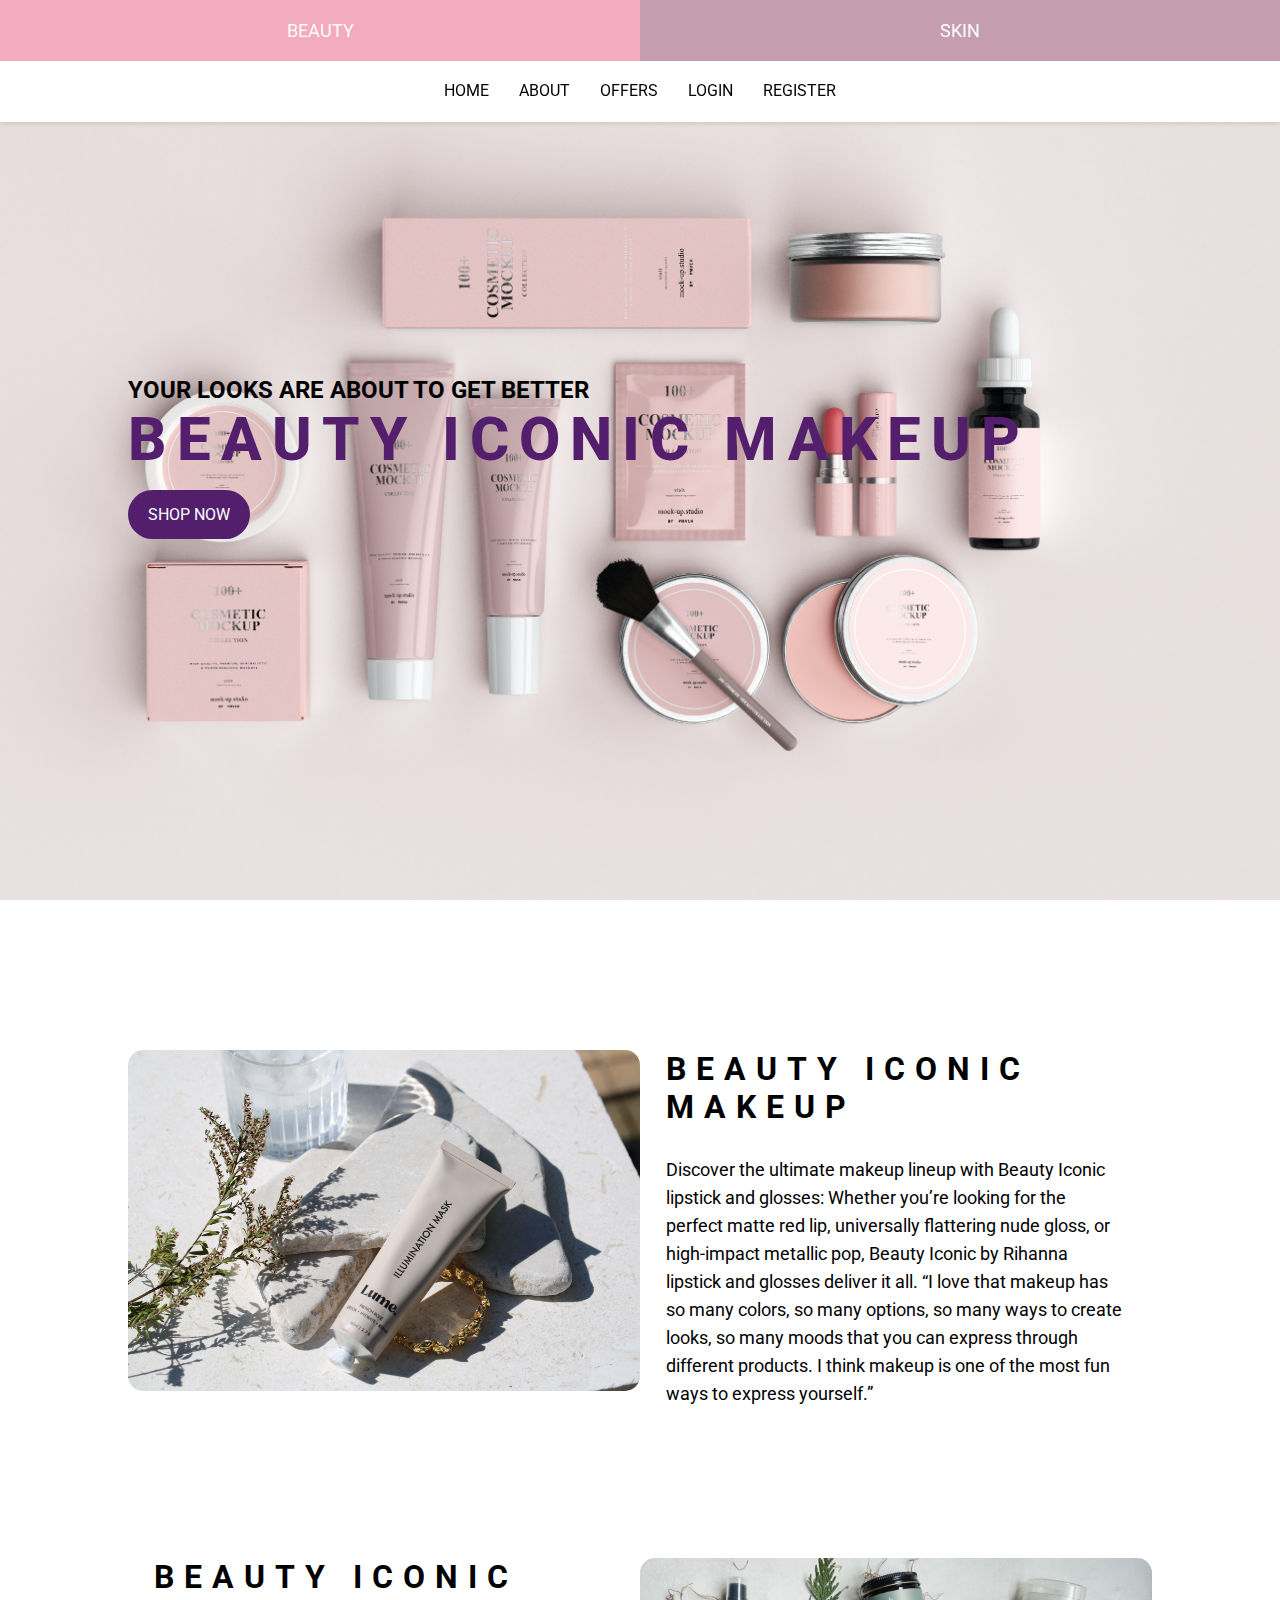
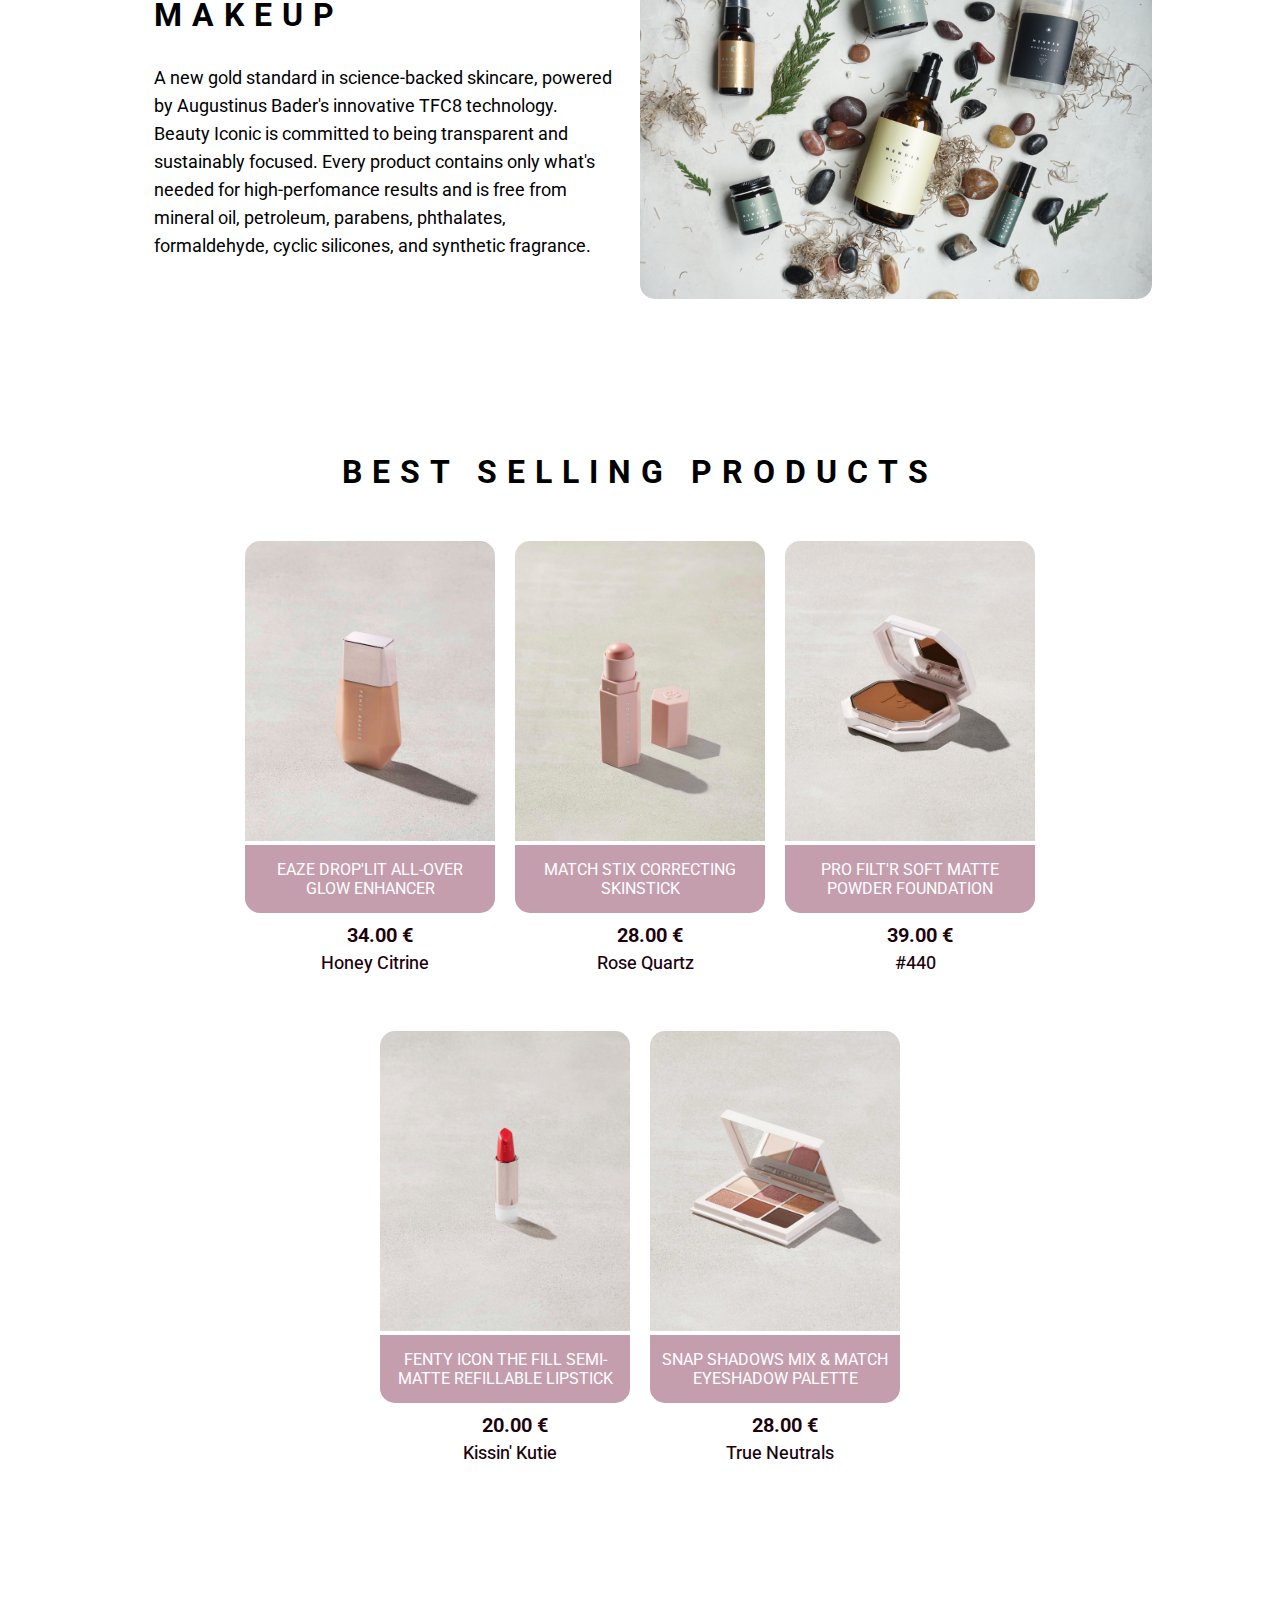
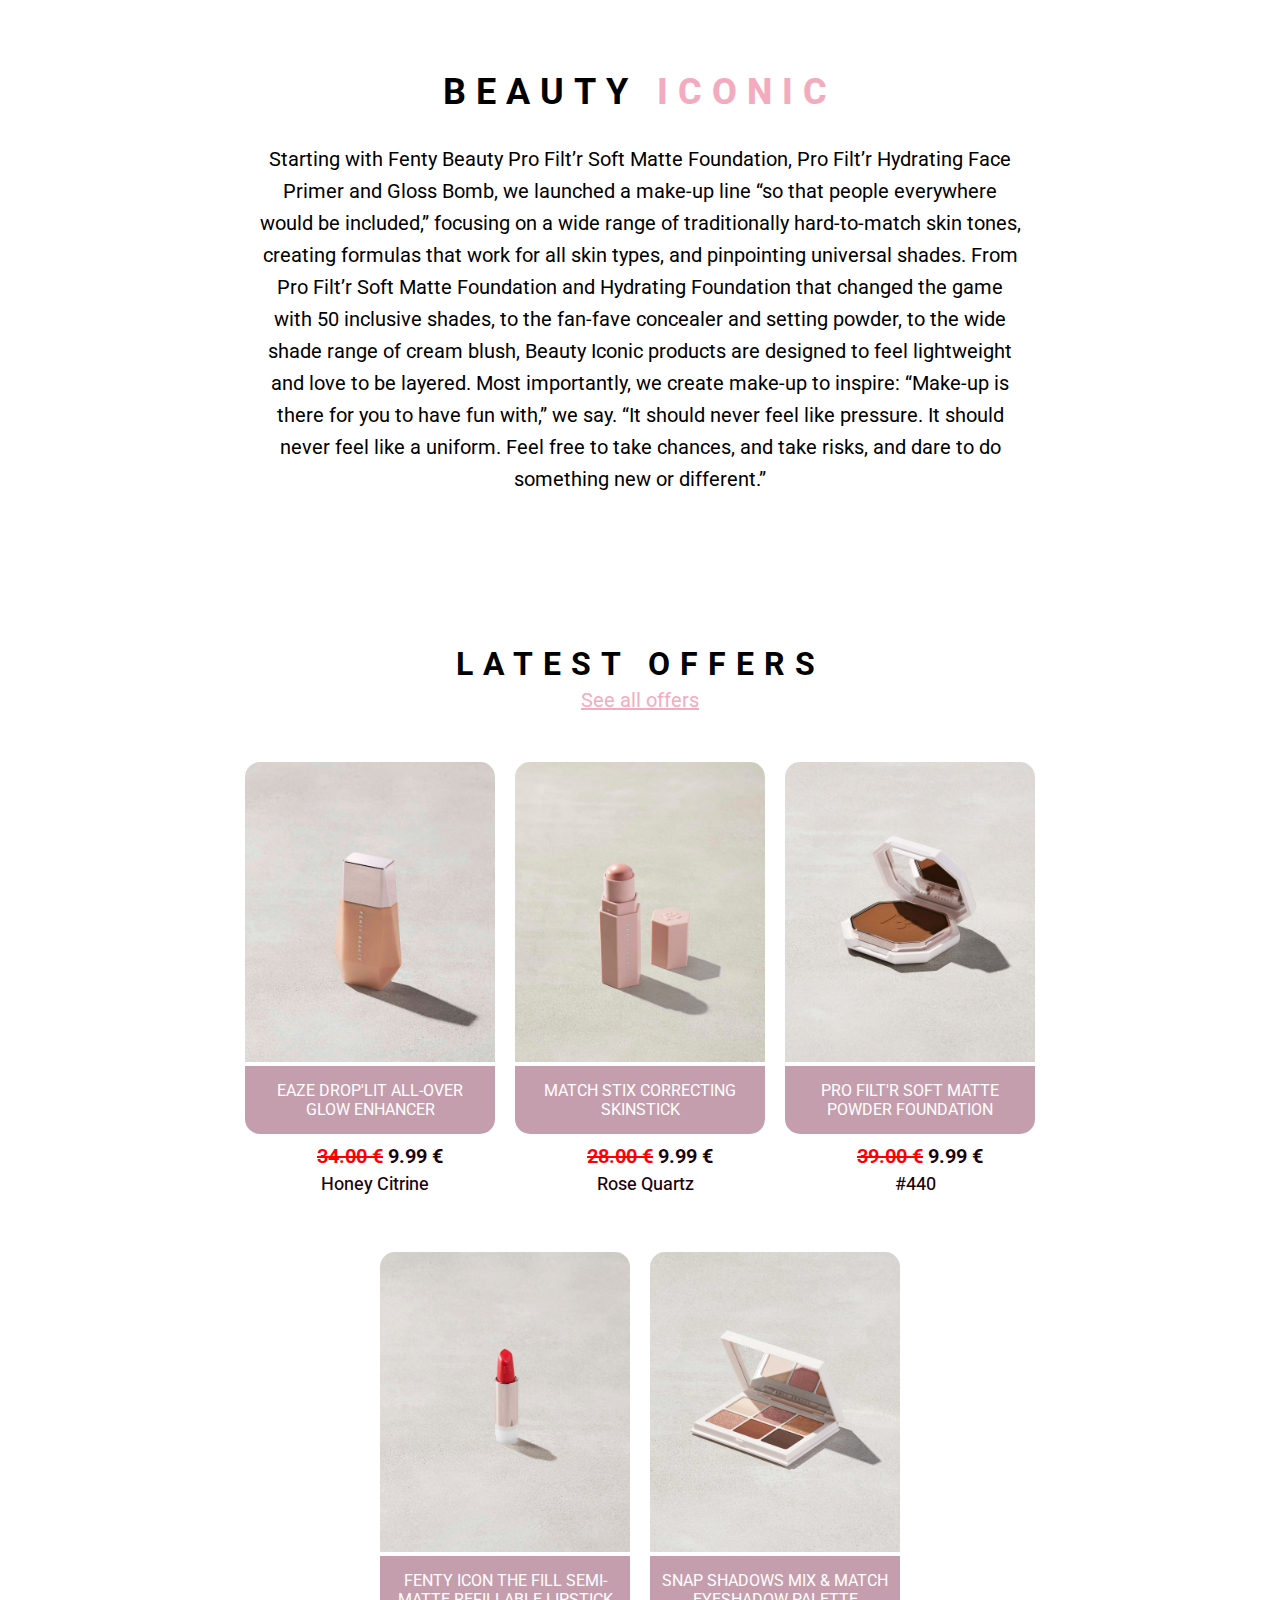
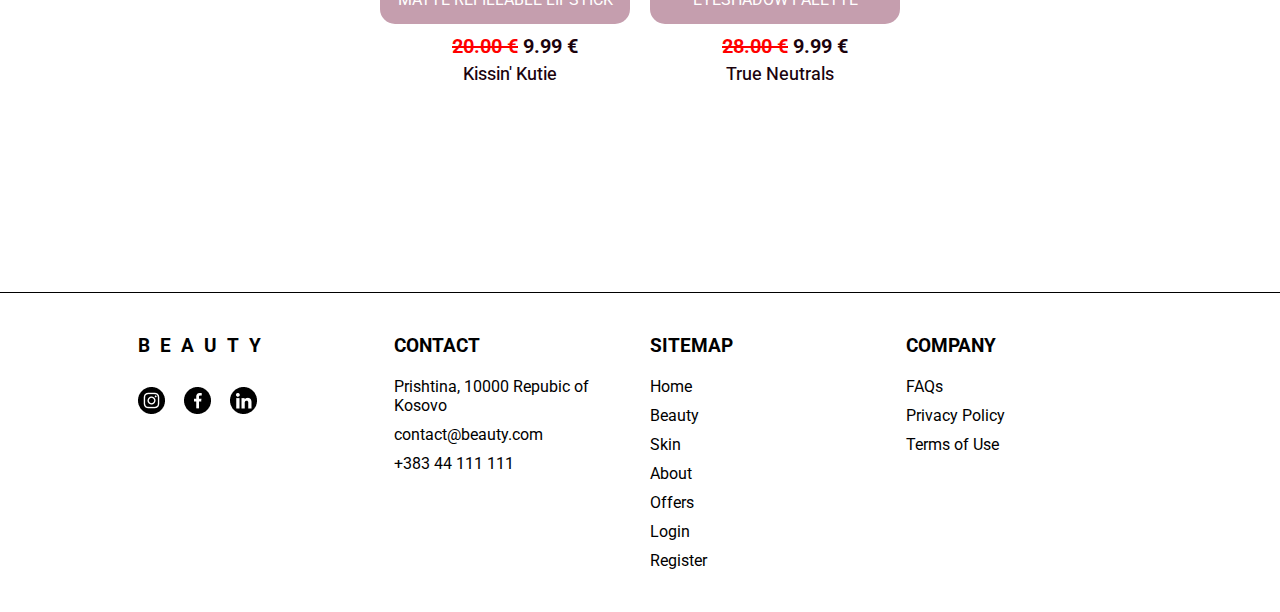
<file: index.html>
<!DOCTYPE html>
<html lang="en">
<head>
    <meta charset="UTF-8">
    <meta http-equiv="X-UA-Compatible" content="IE=edge">
    <meta name="viewport" content="width=device-width, initial-scale=1.0">
    <title>BEAUTY ICONIC</title>
    <link rel="stylesheet" type="text/css" href="css/home.css" />
    <link href="https://fonts.googleapis.com/css2?family=Roboto&display=swap" rel="stylesheet">
    <link rel="icon" type="image/x-icon" href="img/fav-icon.png">
</head>

<body>
    <div class="nav_container">
        <div class="top_links">
            <div class="beauty_link_header">
                <a class="beauty_link" href="beauty.html">Beauty</a>
            </div>
            <div class="skin_link_header">
                <a class="skin_link" href="skin.html">Skin</a>
            </div>
        </div>
        <nav class="navbar flex">
            <ul class="flex">
                <li><a href="index.html" class="navbar_link">Home</a></li>
                <li><a href="about.html" class="navbar_link">About</a></li>
                <li><a href="offers.html" class="navbar_link">Offers</a></li>
                <li><a href="login.html" class="navbar_link">Login</a></li>
                <li><a href="register.html" class="navbar_link">Register</a></li>
            </ul>
        </nav>
    </div>
    <section id="home">
        
        <div class="container">
            <div>
                <h2>YOUR LOOKS ARE ABOUT TO GET BETTER</h2>
                <h1>BEAUTY ICONIC MAKEUP</h1>
                <a class="button" href="offers.html">SHOP NOW</a>
            </div>
        </div>
        
    </section>
    <section class="m_100">
        <div class="container">
            <div class="left_section">
                <img src="img/bg_home.jpg" alt="Neauthy product">
            </div>
            <div class="right_section">
                <div class="right_section_content">
                    <h2 class="right_content_tittle">BEAUTY ICONIC MAKEUP</h2>
                    <p class="paragraph_content">
                        Discover the ultimate makeup lineup with Beauty Iconic lipstick and glosses: 
                        Whether you’re looking for the perfect matte red lip, universally flattering nude 
                        gloss, or high-impact metallic pop, Beauty Iconic by Rihanna lipstick and glosses 
                        deliver it all. “I love that makeup has so many colors, so many options, so many ways 
                        to create looks, so many moods that you can express through different products. 
                        I think makeup is one of the most fun ways to express yourself.” </p>
                </div>
            </div>
        </div>
    </section>
    <section class="m_100">
        <div class="container">
            <div class="left_section">
                <div class="right_section_content">
                    <h2 class="right_content_tittle">BEAUTY ICONIC MAKEUP</h2>
                    <p class="paragraph_content">A new gold standard in science-backed skincare, powered by Augustinus Bader's 
                        innovative TFC8 technology. Beauty Iconic is committed to being transparent
                        and sustainably focused. Every product contains only what's needed for 
                        high-perfomance results and is free from mineral oil, petroleum, parabens,
                        phthalates, formaldehyde, cyclic silicones, and synthetic fragrance.</p>
                </div>
            </div>
            <div class="right_section">
                <img src="img/bg_home1.jpg" alt="Neauthy product">
            </div>
        </div>
    </section>
    <section class="th_section m_100">
        <h1 class="latest_offers">BEST SELLING PRODUCTS</h1>
        <div class="container">
            <div class="items">
                <div class="img"><img src="img/foto1.jpg" alt=""></div>
                <div class="name">EAZE DROP'LIT ALL-OVER GLOW ENHANCER</div>
                <div class="price">34.00 €</div>
                <div class="info">Honey Citrine</div>
            </div>
            <div class="items">
                <div class="img"><img src="img/foto2.jpg" alt=""></div>
                <div class="name">MATCH STIX CORRECTING SKINSTICK</div>
                <div class="price">28.00 €</div>
                <div class="info">Rose Quartz</div>
            </div>
            <div class="items">
                <div class="img"><img src="img/foto3.jpg" alt=""></div>
                <div class="name">PRO FILT'R SOFT MATTE POWDER FOUNDATION</div>
                <div class="price">39.00 €</div>
                <div class="info">#440</div>
            </div>
            <div class="items">
                <div class="img"><img src="img/foto4.jpg" alt=""></div>
                <div class="name">FENTY ICON THE FILL SEMI-MATTE REFILLABLE LIPSTICK</div>
                <div class="price">20.00 €</div>
                <div class="info">Kissin' Kutie</div>
            </div>
            <div class="items">
                <div class="img"><img src="img/foto5.jpg" alt=""></div>
                <div class="name">SNAP SHADOWS MIX & MATCH EYESHADOW PALETTE</div>
                <div class="price">28.00 €</div>
                <div class="info">True Neutrals</div>
            </div>
        </div>
    </section>
    <section class="th_section m_100">
        <div class="company_text_home">
            <h2 class="company_home_tittle">BEAUTY <span class="purple_color">ICONIC</span></h2>
            <p class="company_home_paragraph">
                Starting with Fenty Beauty Pro Filt’r Soft Matte Foundation, 
                Pro Filt’r Hydrating Face Primer and Gloss Bomb, we launched a 
                make-up line “so that people everywhere would be included,” focusing 
                on a wide range of traditionally hard-to-match skin tones, creating 
                formulas that work for all skin types, and pinpointing universal shades.

                From Pro Filt’r Soft Matte Foundation and Hydrating Foundation that changed 
                the game with 50 inclusive shades, to the fan-fave concealer and setting 
                powder, to the wide shade range of cream blush, Beauty Iconic products are 
                designed to feel lightweight and love to be layered. Most importantly, 
                we create make-up to inspire: “Make-up is there for you to have fun 
                with,” we say. “It should never feel like pressure. It should never feel 
                like a uniform. Feel free to take chances, and take risks, and dare to do 
                something new or different.”
            </p>
        </div>
    </section>
    <section class="th_section m_100">
        <h1 class="latest_offers">LATEST OFFERS</h1>
        <a href="offers.html" class="all_latest_offers">See all offers</a>
        <div class="container">
          <div class="items">
            <div class="img"><img src="img/foto1.jpg" alt=""></div>
            <div class="name">EAZE DROP'LIT ALL-OVER GLOW ENHANCER</div>
            <div class="price"><span class="beauty_offer">34.00 €</span> 9.99 €</div>
            <div class="info">Honey Citrine</div>
          </div>
          <div class="items">
            <div class="img"><img src="img/foto2.jpg" alt=""></div>
            <div class="name">MATCH STIX CORRECTING SKINSTICK</div>
            <div class="price"><span class="beauty_offer">28.00 €</span> 9.99 €</div>
            <div class="info">Rose Quartz</div>
          </div>
          <div class="items">
            <div class="img"><img src="img/foto3.jpg" alt=""></div>
            <div class="name">PRO FILT'R SOFT MATTE POWDER FOUNDATION</div>
            <div class="price"><span class="beauty_offer">39.00 €</span> 9.99 €</div>
            <div class="info">#440</div>
          </div>
          <div class="items">
            <div class="img"><img src="img/foto4.jpg" alt=""></div>
            <div class="name">FENTY ICON THE FILL SEMI-MATTE REFILLABLE LIPSTICK</div>
            <div class="price"><span class="beauty_offer">20.00 €</span> 9.99 €</div>
            <div class="info">Kissin' Kutie</div>
          </div>
          <div class="items">
            <div class="img"><img src="img/foto5.jpg" alt=""></div>
            <div class="name">SNAP SHADOWS MIX & MATCH EYESHADOW PALETTE</div>
            <div class="price"><span class="beauty_offer">28.00 €</span> 9.99 €</div>
            <div class="info">True Neutrals</div>
          </div>
        </div>
    </section>
    <footer>
        <div class="container">
            <div class="container_footer">
              <div class="footer_column">
                <h3 class="beauty_logo_footer">BEAUTY</h3>
                <a class="socialmedia_logo" href="https://www.instagram.com/" target="_blank"><img src="img/instagram-logo.png" alt="Instagram"></a>
                <a class="socialmedia_logo" href="https://www.facebook.com/" target="_blank"><img src="img/facebook-logo.png" alt="Facebook"></a>
                <a class="socialmedia_logo" href="https://www.linkedin.com/" target="_blank"><img src="img/linkedin-logo.png" alt="LinkedIn"></a>
              </div>
              <div class="footer_column">
                <h3 class="footer_tittle">Contact</h3>
                <ul>
                    <li class="footer_li"><a class="footer_link" href="https://goo.gl/maps/p7TDYkCzLnkWb2Xb9" target="_blank">Prishtina, 10000 Repubic of Kosovo</a></li>
                    <li class="footer_li"><a class="footer_link" href="mailto:contact@beauty.com" target="_blank">contact@beauty.com</a></li>
                    <li><a class="footer_link" href="" target="_blank">+383 44 111 111</a></li>
                </ul>
              </div>
              <div class="footer_column">
                <h3 class="footer_tittle">Sitemap</h3>
                <ul>
                    <li class="footer_li"><a class="footer_link" href="index.html" target="_blank">Home</a></li>
                    <li class="footer_li"><a class="footer_link" href="beauty.html" target="_blank">Beauty</a></li>
                    <li class="footer_li"><a class="footer_link" href="skin.html" target="_blank">Skin</a></li>
                    <li class="footer_li"><a class="footer_link" href="about.html" target="_blank">About</a></li>
                    <li class="footer_li"><a class="footer_link" href="offers.html" target="_blank">Offers</a></li>
                    <li class="footer_li"><a class="footer_link" href="login.html" target="_blank">Login</a></li>
                    <li><a class="footer_link" href="register.html">Register</a></li>
                </ul>
              </div>
              <div class="footer_column">
                <h3 class="footer_tittle">Company</h3>
                <ul>
                    <li class="footer_li"><a class="footer_link" href="#" target="_blank">FAQs</a></li>
                    <li class="footer_li"><a class="footer_link" href="#" target="_blank">Privacy Policy</a></li>
                    <li><a class="footer_link" href="#" target="_blank">Terms of Use</a></li>
                </ul>
              </div>
            </div>
        </div>
    </footer>
</body>
</html>
</file>
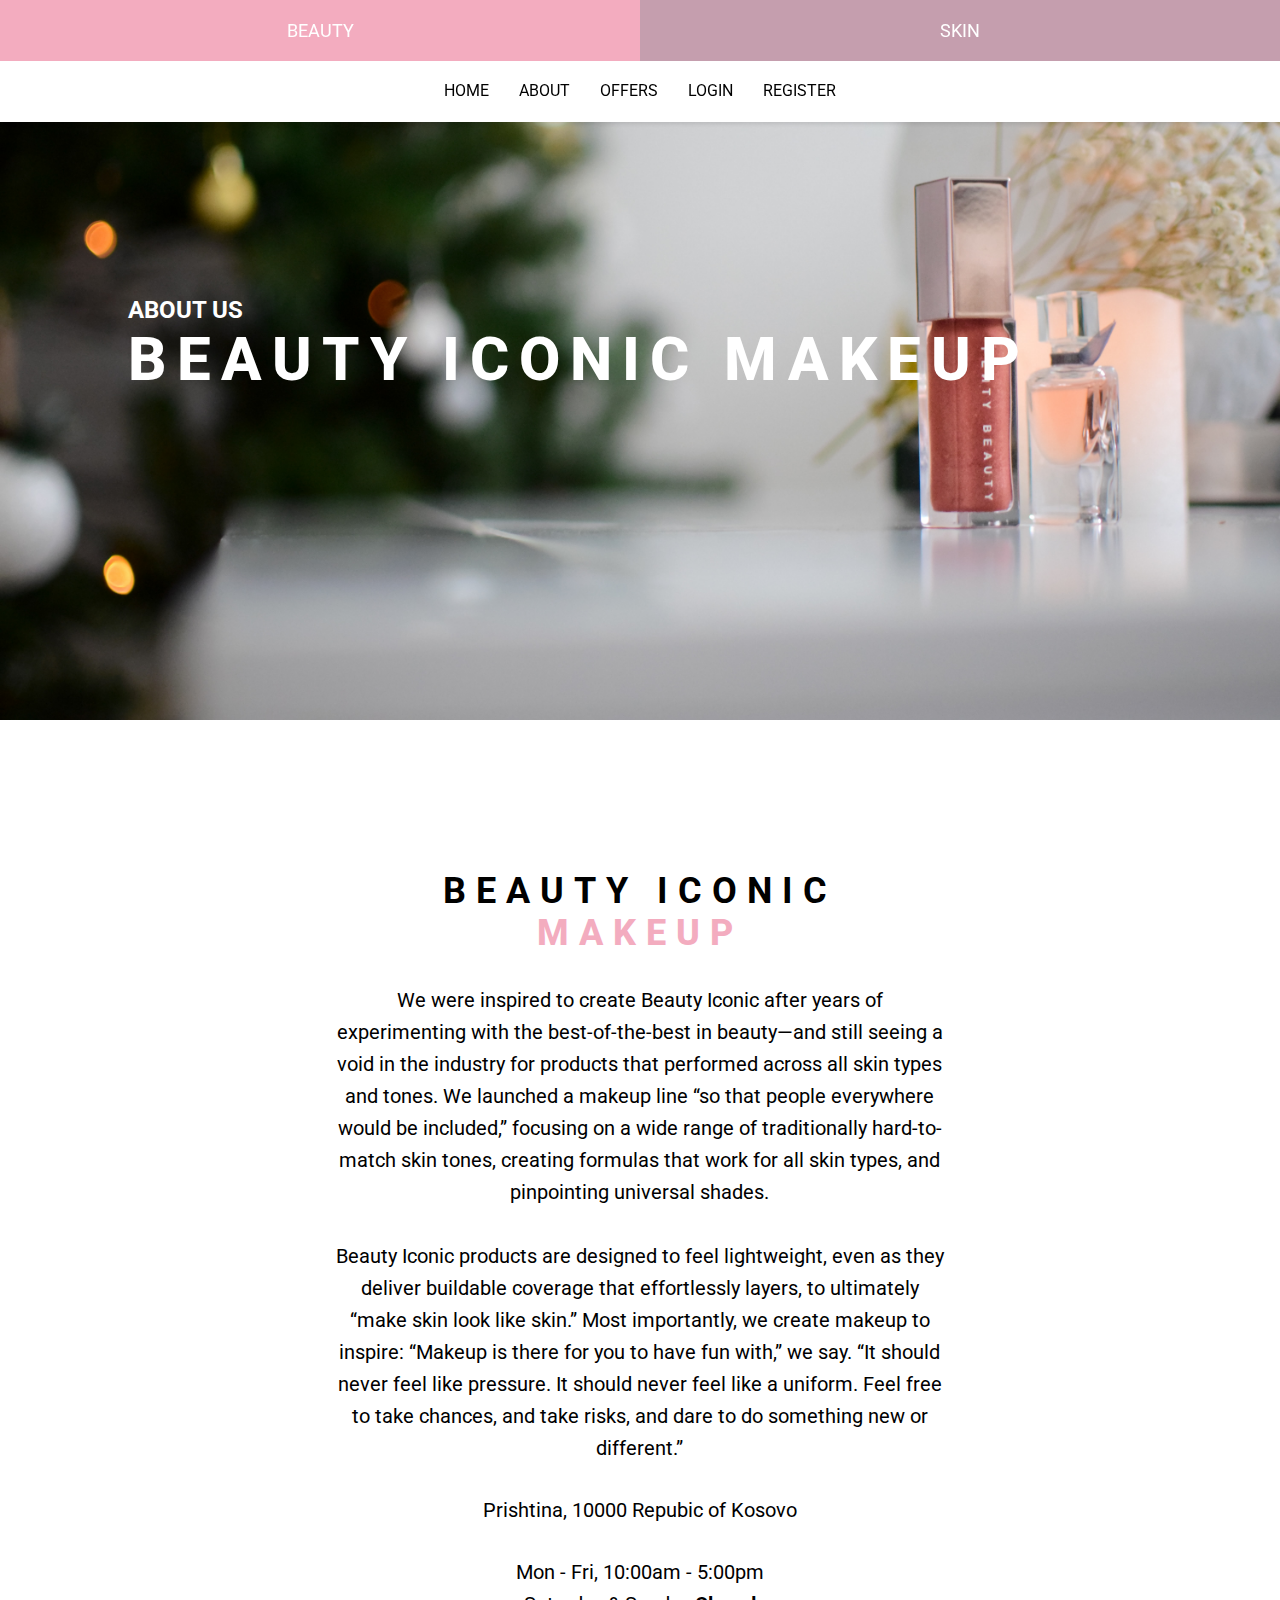
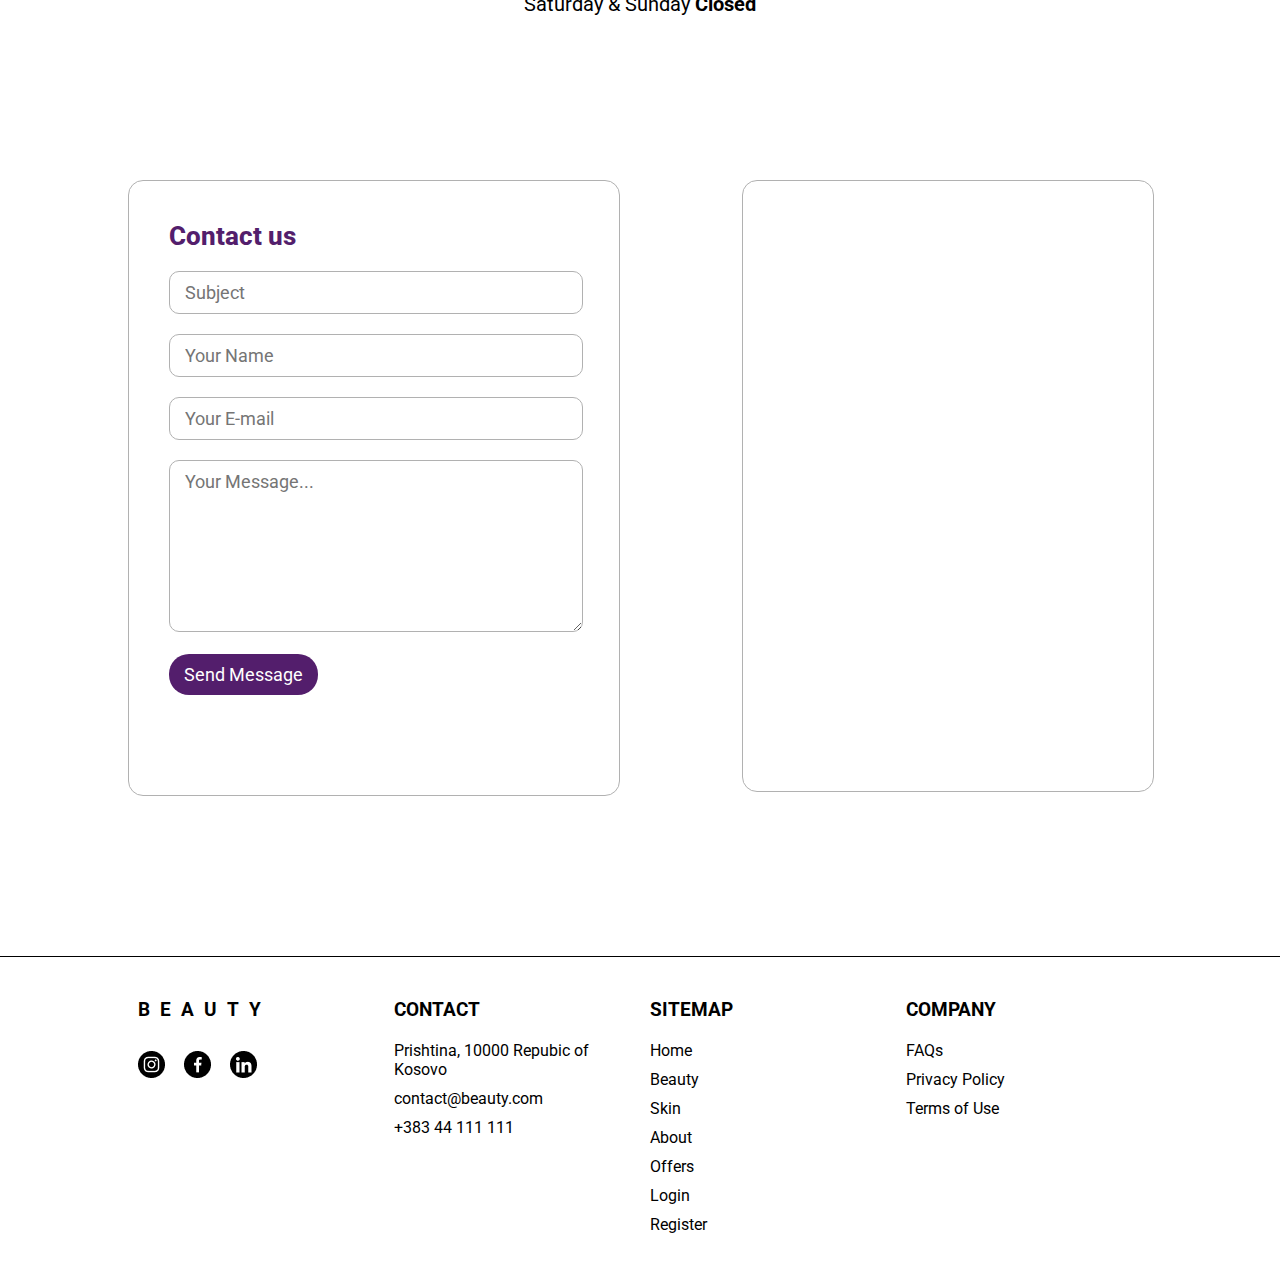
<file: about.html>
<!DOCTYPE html>
<html lang="en">
<head>
    <meta charset="UTF-8">
    <meta http-equiv="X-UA-Compatible" content="IE=edge">
    <meta name="viewport" content="width=device-width, initial-scale=1.0">
    <title>About ~ BEAUTY ICONIC</title>
    <link rel="stylesheet" type="text/css" href="css/home.css" />
    <link rel="stylesheet" type="text/css" href="css/about.css" />
    <link href="https://fonts.googleapis.com/css2?family=Roboto&display=swap" rel="stylesheet">
    <link rel="icon" type="image/x-icon" href="img/fav-icon.png">
</head>
<body>
    <div class="nav_container">
        <div class="top_links">
            <div class="beauty_link_header">
                <a class="beauty_link" href="beauty.html">Beauty</a>
            </div>
            <div class="skin_link_header">
                <a class="skin_link" href="skin.html">Skin</a>
            </div>
        </div>
        <nav id="navbar" class="navbar flex">
            <ul class="flex">
                <li><a href="index.html" class="navbar_link">Home</a></li>
                <li><a href="about.html" class="navbar_link">About</a></li>
                <li><a href="offers.html" class="navbar_link">Offers</a></li>
                <li><a href="login.html" class="navbar_link">Login</a></li>
                <li><a href="register.html" class="navbar_link">Register</a></li>
            </ul>
        </nav>
    </div>
    <section id="home_about">
        <div class="container">
            <div class="left_home_content">
                <h2>ABOUT US</h2>
                <h1>BEAUTY ICONIC MAKEUP</h1>
            </div>
        </div>
    </section>
    <section class="m_100">
        <div class="container">
            <div class="company_history">
                <h2 class="about_tittle">BEAUTY ICONIC <span class="purple_color">MAKEUP</span></h2>
                <p class="about_paragraph">
                    We were inspired to create Beauty Iconic after years of experimenting with the 
                    best-of-the-best in beauty—and still seeing a void in the industry for products that
                    performed across all skin types and tones. We launched a makeup line “so that people 
                    everywhere would be included,” focusing on a wide range of traditionally hard-to-match 
                    skin tones, creating formulas that work for all skin types, and pinpointing universal shades.
                    <br><br>
                    Beauty Iconic products are designed to feel lightweight, even as they deliver buildable 
                    coverage that effortlessly layers, to ultimately “make skin look like skin.” Most importantly, 
                    we create makeup to inspire: “Makeup is there for you to have fun with,” we say. 
                    “It should never feel like pressure. It should never feel like a uniform. Feel free to take 
                    chances, and take risks, and dare to do something new or different.”
                </p>
                <p class="about_paragraph mid_paragraph">
                    Prishtina, 10000 Repubic of Kosovo
                </p>
                <p class="about_paragraph">
                    Mon - Fri, 10:00am - 5:00pm
                    <br>
                    Saturday & Sunday <b>Closed</b>
                </p>
            </div>
        </div>
    </section>
    <section id="contact" class="th_section m_100">
        <div class="container">
            <div class="contact_div">
                <h3>Contact us</h3>
                <form id="form" name="myForm" class="contact_form">
                    <input id="subject" name="subject" type="text" class="input" placeholder="Subject">
                    <input id="contact_name" name="contact_name" type="text" class="input" placeholder="Your Name">
                    <input id="email" name="email" type="email" class="input" placeholder="Your E-mail">
                    <textarea id="message" name="message" type="text" class="input textarea_msg" placeholder="Your Message..."></textarea>
                    <input name="submit" type="submit" class="submit_btn" value="Send Message">
                </form>
            </div>
            <div class="location_div">
                <iframe
                    src="https://www.google.com/maps/embed?pb=!1m14!1m8!1m3!1d11736.825383615183!2d21.1478994!3d42.6569825!3m2!1i1024!2i768!4f13.1!3m3!1m2!1s0x0%3A0x3e37c39c9f671dd5!2sCacttus!5e0!3m2!1sen!2s!4v1674779012850!5m2!1sen!2s"
                    width="100%" height="610px" style="border:1px solid #B1B1B1; border-radius: 15px;"
                    allowfullscreen="" loading="lazy" referrerpolicy="no-referrer-when-downgrade">
                </iframe>
            </div>
        </div>
    </section>
    <footer>
        <div class="container">
            <div class="container_footer">
              <div class="footer_column">
                <h3 class="beauty_logo_footer">BEAUTY</h3>
                <a class="socialmedia_logo" href="https://www.instagram.com/" target="_blank"><img src="img/instagram-logo.png" alt="Instagram"></a>
                <a class="socialmedia_logo" href="https://www.facebook.com/" target="_blank"><img src="img/facebook-logo.png" alt="Facebook"></a>
                <a class="socialmedia_logo" href="https://www.linkedin.com/" target="_blank"><img src="img/linkedin-logo.png" alt="LinkedIn"></a>
              </div>
              <div class="footer_column">
                <h3 class="footer_tittle">Contact</h3>
                <ul>
                    <li class="footer_li"><a class="footer_link" href="https://goo.gl/maps/p7TDYkCzLnkWb2Xb9" target="_blank">Prishtina, 10000 Repubic of Kosovo</a></li>
                    <li class="footer_li"><a class="footer_link" href="mailto:contact@beauty.com" target="_blank">contact@beauty.com</a></li>
                    <li><a class="footer_link" href="tel:+383 44 111 111" target="_blank">+383 44 111 111</a></li>
                </ul>
              </div>
              <div class="footer_column">
                <h3 class="footer_tittle">Sitemap</h3>
                <ul>
                    <li class="footer_li"><a class="footer_link" href="index.html" target="_blank">Home</a></li>
                    <li class="footer_li"><a class="footer_link" href="beauty.html" target="_blank">Beauty</a></li>
                    <li class="footer_li"><a class="footer_link" href="skin.html" target="_blank">Skin</a></li>
                    <li class="footer_li"><a class="footer_link" href="about.html" target="_blank">About</a></li>
                    <li class="footer_li"><a class="footer_link" href="offers.html" target="_blank">Offers</a></li>
                    <li class="footer_li"><a class="footer_link" href="login.html" target="_blank">Login</a></li>
                    <li><a class="footer_link" href="register.html">Register</a></li>
                </ul>
              </div>
              <div class="footer_column">
                <h3 class="footer_tittle">Company</h3>
                <ul>
                    <li class="footer_li"><a class="footer_link" href="#" target="_blank">FAQs</a></li>
                    <li class="footer_li"><a class="footer_link" href="#" target="_blank">Privacy Policy</a></li>
                    <li><a class="footer_link" href="#" target="_blank">Terms of Use</a></li>
                </ul>
              </div>
            </div>
        </div>
    </footer>
</body>
<script src="js/contact_form.js"></script>
</html>
</file>
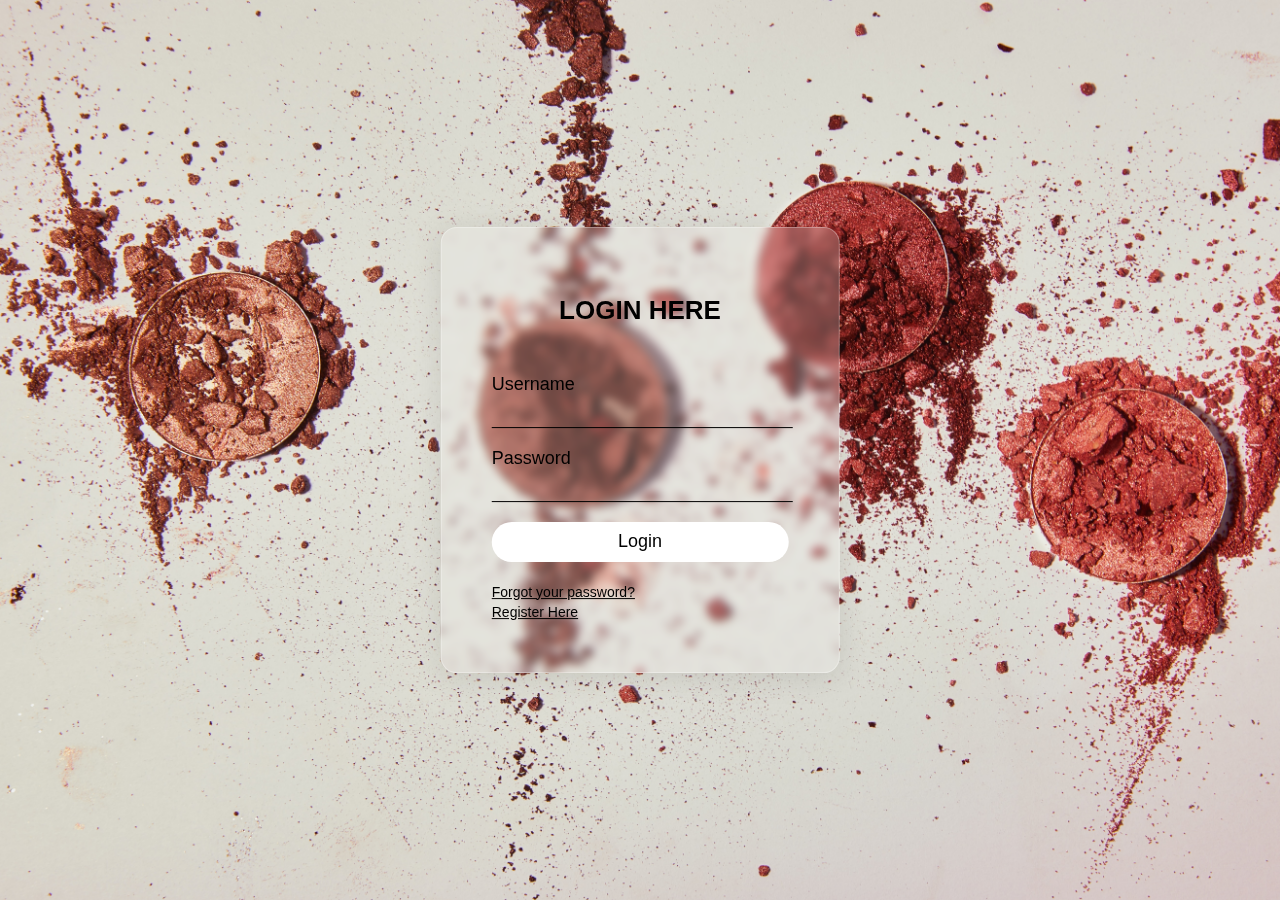
<file: login.html>
<!DOCTYPE html>
<html lang="en">
<head>
    <meta charset="UTF-8">
    <meta http-equiv="X-UA-Compatible" content="IE=edge">
    <meta name="viewport" content="width=device-width, initial-scale=1.0">
    <title>Login ~ BEAUTY ICONIC</title>
    <link rel="stylesheet" href="css/login_register.css">
    <link rel="icon" type="image/x-icon" href="img/fav-icon.png">
</head>
<body>
    <div class="login_box">
        <h1>Login Here</h1>
        <form id="form" name="myForm">
            <p>Username</p>
            <input type="text" id="username" name="username">
            <p>Password</p>
            <input type="password" id="password" name="password">
            <input name="submit" type="submit" value="Login">
        </form>
        <div class="links">
            <a href="#">Forgot your password?</a><br>
            <a href="register.html">Register Here</a>
        </div>
    </div>
</body>
<script src="js/login.js"></script>
</html>
</file>
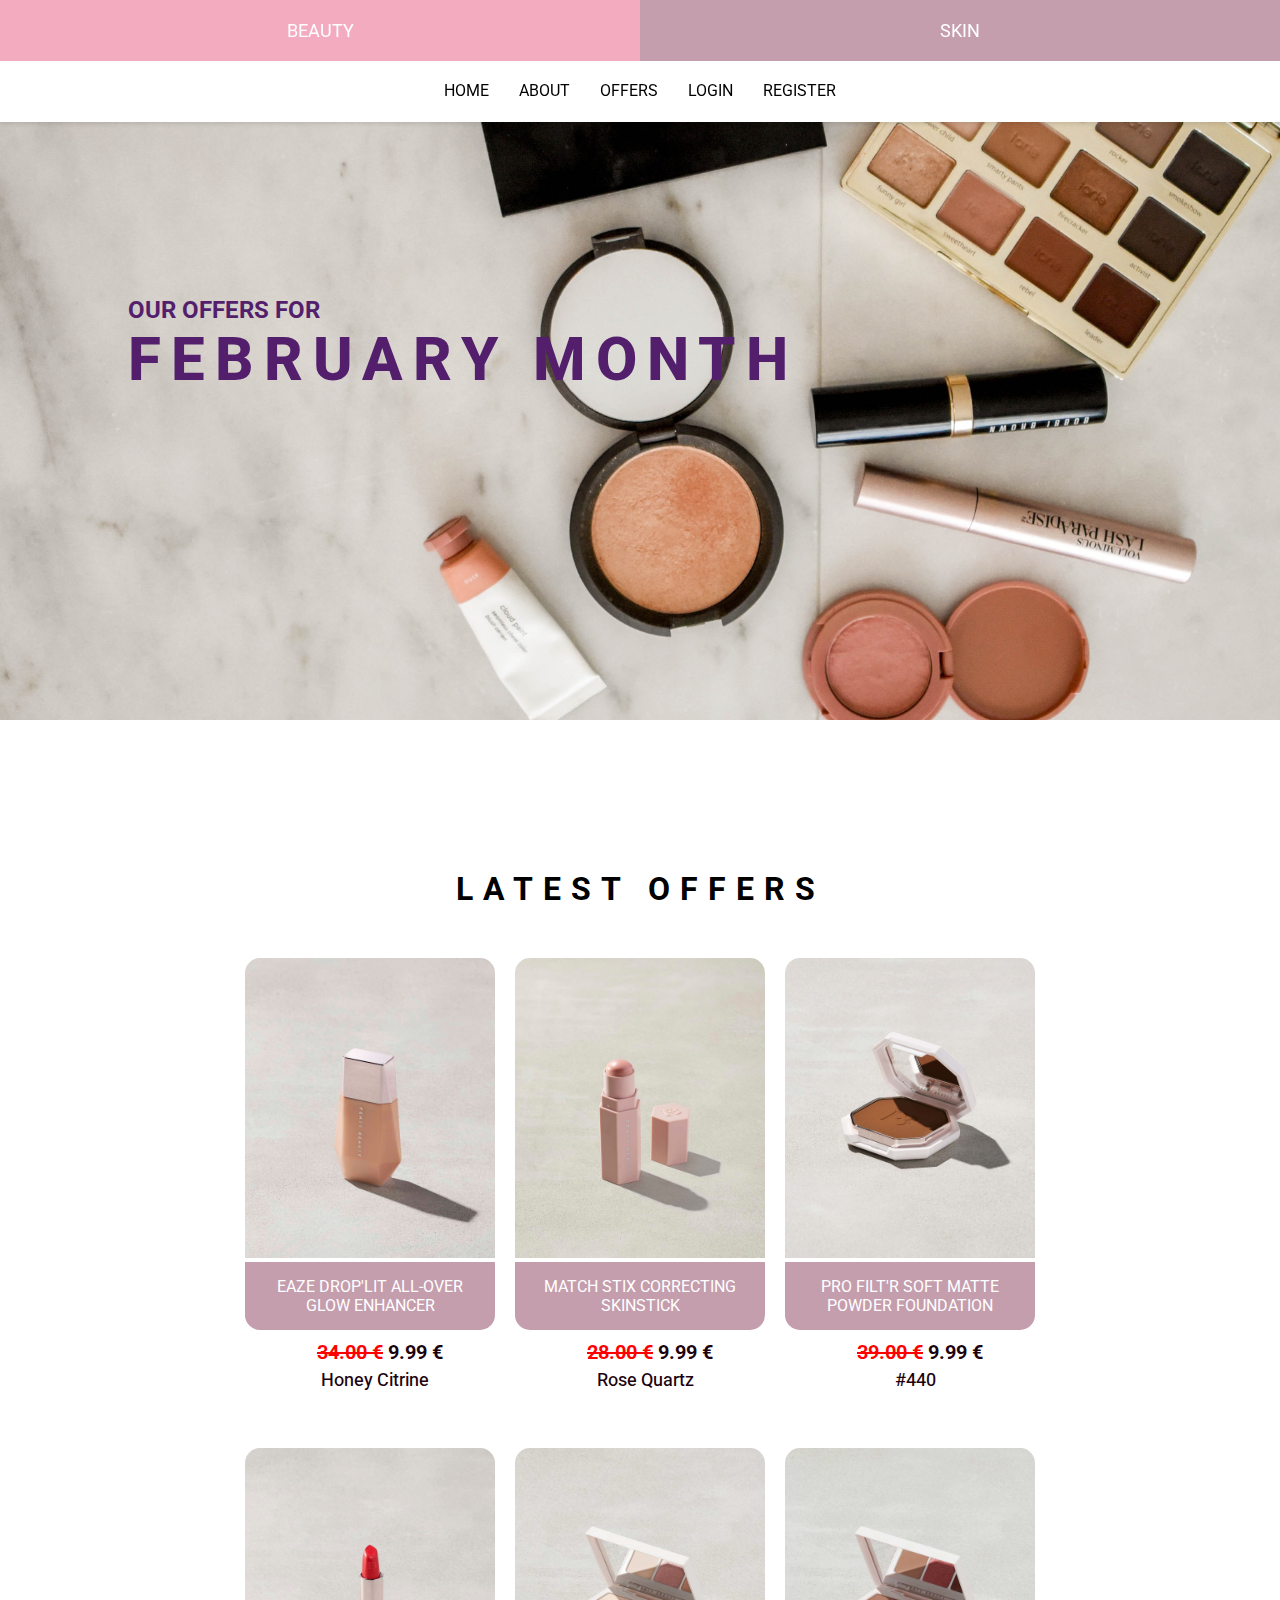
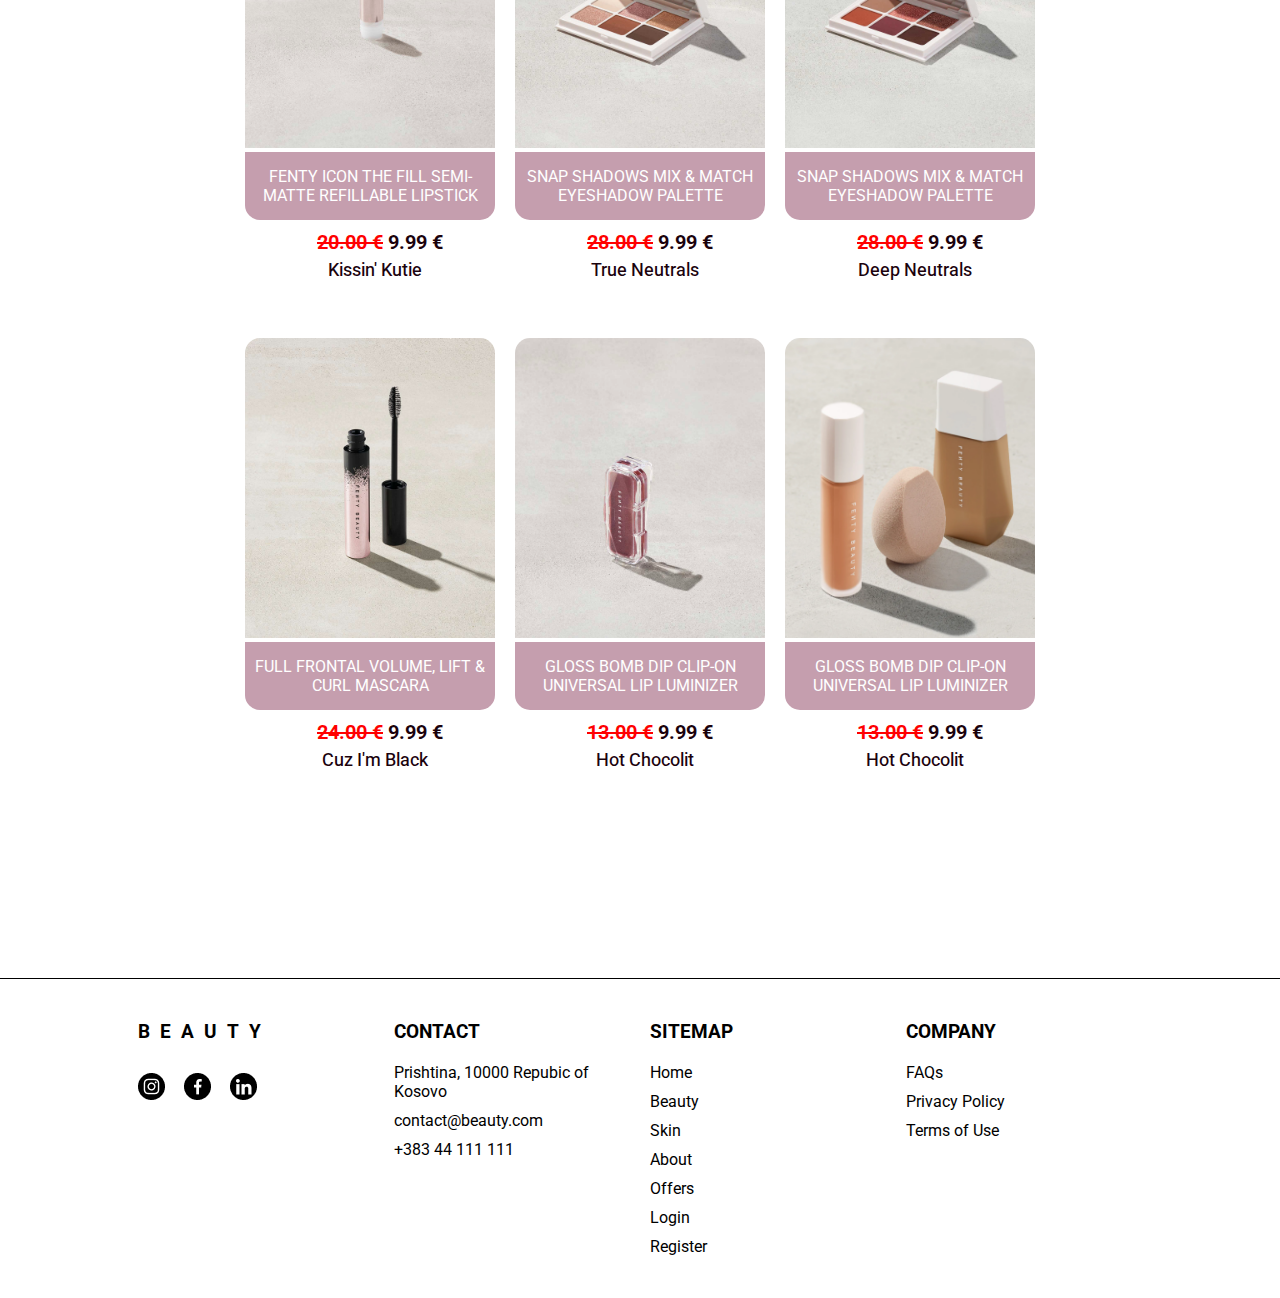
<file: offers.html>
<!DOCTYPE html>
<html lang="en">
<head>
    <meta charset="UTF-8">
    <meta http-equiv="X-UA-Compatible" content="IE=edge">
    <meta name="viewport" content="width=device-width, initial-scale=1.0">
    <title>Offers ~ BEAUTY ICONIC</title>
    <link rel="stylesheet" type="text/css" href="css/home.css"/>
    <link rel="stylesheet" type="text/css" href="css/offers.css"/>
    <link href="https://fonts.googleapis.com/css2?family=Roboto&display=swap" rel="stylesheet">
    <link rel="icon" type="image/x-icon" href="img/fav-icon.png">
</head>
<body>
    <div class="nav_container">
        <div class="top_links">
            <div class="beauty_link_header">
                <a class="beauty_link" href="beauty.html">Beauty</a>
            </div>
            <div class="skin_link_header">
                <a class="skin_link" href="skin.html">Skin</a>
            </div>
        </div>
        <nav id="navbar" class="navbar flex">
            <ul class="flex">
                <li><a href="index.html" class="navbar_link">Home</a></li>
                <li><a href="about.html" class="navbar_link">About</a></li>
                <li><a href="offers.html" class="navbar_link">Offers</a></li>
                <li><a href="login.html" class="navbar_link">Login</a></li>
                <li><a href="register.html" class="navbar_link">Register</a></li>
            </ul>
        </nav>
    </div>
    <section id="home_offers">
        <div class="container">
            <div class="left_home_content">
                <h2>OUR OFFERS FOR</h2>
                <h1>FEBRUARY MONTH</h1>
            </div>
        </div>
    </section>
    <section class="th_section m_100">
        <h1 class="latest_offers">LATEST OFFERS</h1>
        <div class="container">
          <div class="items">
            <div class="img"><img src="img/foto1.jpg" alt=""></div>
            <div class="name">EAZE DROP'LIT ALL-OVER GLOW ENHANCER</div>
            <div class="price"><span class="beauty_offer">34.00 €</span> 9.99 €</div>
            <div class="info">Honey Citrine</div>
          </div>
          <div class="items">
            <div class="img"><img src="img/foto2.jpg" alt=""></div>
            <div class="name">MATCH STIX CORRECTING SKINSTICK</div>
            <div class="price"><span class="beauty_offer">28.00 €</span> 9.99 €</div>
            <div class="info">Rose Quartz</div>
          </div>
          <div class="items">
            <div class="img"><img src="img/foto3.jpg" alt=""></div>
            <div class="name">PRO FILT'R SOFT MATTE POWDER FOUNDATION</div>
            <div class="price"><span class="beauty_offer">39.00 €</span> 9.99 €</div>
            <div class="info">#440</div>
          </div>
          <div class="items">
            <div class="img"><img src="img/foto4.jpg" alt=""></div>
            <div class="name">FENTY ICON THE FILL SEMI-MATTE REFILLABLE LIPSTICK</div>
            <div class="price"><span class="beauty_offer">20.00 €</span> 9.99 €</div>
            <div class="info">Kissin' Kutie</div>
          </div>
          <div class="items">
            <div class="img"><img src="img/foto5.jpg" alt=""></div>
            <div class="name">SNAP SHADOWS MIX & MATCH EYESHADOW PALETTE</div>
            <div class="price"><span class="beauty_offer">28.00 €</span> 9.99 €</div>
            <div class="info">True Neutrals</div>
          </div>
          <div class="items">
            <div class="img"><img src="img/foto6.jpg" alt=""></div>
            <div class="name">SNAP SHADOWS MIX & MATCH EYESHADOW PALETTE</div>
            <div class="price"><span class="beauty_offer">28.00 €</span> 9.99 €</div>
            <div class="info">Deep Neutrals</div>
          </div>
          <div class="items">
            <div class="img"><img src="img/foto7.jpg" alt=""></div>
            <div class="name">FULL FRONTAL VOLUME, LIFT & CURL MASCARA</div>
            <div class="price"><span class="beauty_offer">24.00 €</span> 9.99 €</div>
            <div class="info">Cuz I'm Black</div>
          </div>
          <div class="items">
            <div class="img"><img src="img/foto8.jpg" alt=""></div>
            <div class="name">GLOSS BOMB DIP CLIP-ON UNIVERSAL LIP LUMINIZER</div>
            <div class="price"><span class="beauty_offer">13.00 €</span> 9.99 €</div>
            <div class="info">Hot Chocolit</div>
          </div>
          <div class="items">
            <div class="img"><img src="img/foto10.PNG" alt=""></div>
            <div class="name">GLOSS BOMB DIP CLIP-ON UNIVERSAL LIP LUMINIZER</div>
            <div class="price"><span class="beauty_offer">13.00 €</span> 9.99 €</div>
            <div class="info">Hot Chocolit</div>
          </div>
         </div>
    </section>
    <footer>
      <div class="container">
          <div class="container_footer">
            <div class="footer_column">
              <h3 class="beauty_logo_footer">BEAUTY</h3>
              <a class="socialmedia_logo" href="https://www.instagram.com/" target="_blank"><img src="img/instagram-logo.png" alt="Instagram"></a>
              <a class="socialmedia_logo" href="https://www.facebook.com/" target="_blank"><img src="img/facebook-logo.png" alt="Facebook"></a>
              <a class="socialmedia_logo" href="https://www.linkedin.com/" target="_blank"><img src="img/linkedin-logo.png" alt="LinkedIn"></a>
            </div>
            <div class="footer_column">
              <h3 class="footer_tittle">Contact</h3>
              <ul>
                  <li class="footer_li"><a class="footer_link" href="https://goo.gl/maps/p7TDYkCzLnkWb2Xb9" target="_blank">Prishtina, 10000 Repubic of Kosovo</a></li>
                  <li class="footer_li"><a class="footer_link" href="mailto:contact@beauty.com" target="_blank">contact@beauty.com</a></li>
                  <li><a class="footer_link" href="tel:+383 44 111 111" target="_blank">+383 44 111 111</a></li>
              </ul>
            </div>
            <div class="footer_column">
              <h3 class="footer_tittle">Sitemap</h3>
              <ul>
                <li class="footer_li"><a class="footer_link" href="index.html" target="_blank">Home</a></li>
                <li class="footer_li"><a class="footer_link" href="beauty.html" target="_blank">Beauty</a></li>
                <li class="footer_li"><a class="footer_link" href="skin.html" target="_blank">Skin</a></li>
                <li class="footer_li"><a class="footer_link" href="about.html" target="_blank">About</a></li>
                <li class="footer_li"><a class="footer_link" href="offers.html" target="_blank">Offers</a></li>
                <li class="footer_li"><a class="footer_link" href="login.html" target="_blank">Login</a></li>
                <li><a class="footer_link" href="register.html">Register</a></li>
              </ul>
            </div>
            <div class="footer_column">
              <h3 class="footer_tittle">Company</h3>
              <ul>
                  <li class="footer_li"><a class="footer_link" href="#" target="_blank">FAQs</a></li>
                  <li class="footer_li"><a class="footer_link" href="#" target="_blank">Privacy Policy</a></li>
                  <li><a class="footer_link" href="#" target="_blank">Terms of Use</a></li>
              </ul>
            </div>
          </div>
      </div>
  </footer>
</body>
</html>
</file>
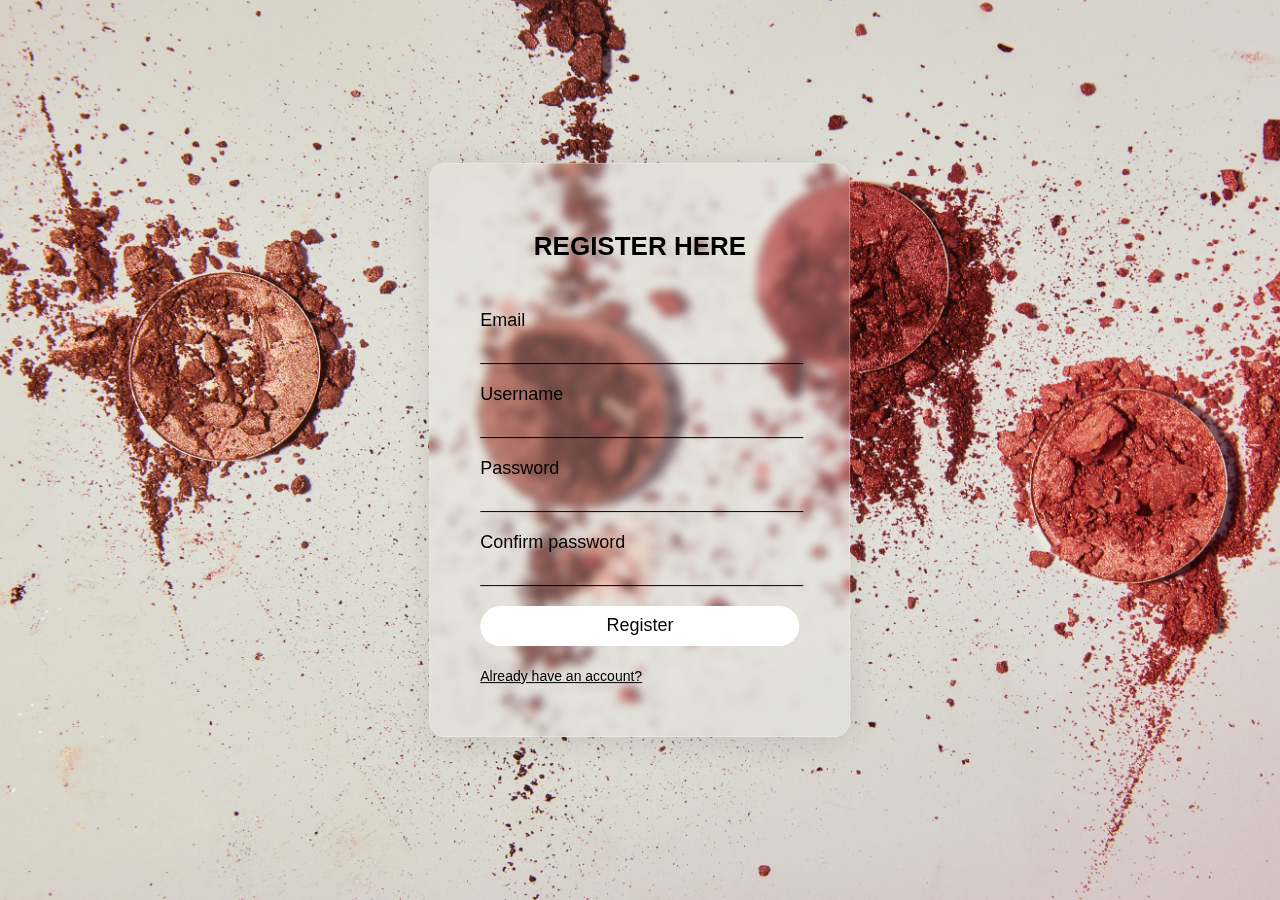
<file: register.html>
<!DOCTYPE html>
<html lang="en">
<head>
    <meta charset="UTF-8">
    <meta http-equiv="X-UA-Compatible" content="IE=edge">
    <meta name="viewport" content="width=device-width, initial-scale=1.0">
    <title>Register ~ BEAUTY ICONIC</title>
    <link rel="stylesheet" href="css/login_register.css">
    <link rel="icon" type="image/x-icon" href="img/fav-icon.png">
</head>
<body>
    <div class="login_box">
        <h1>Register Here</h1>
        <form id="form" name="myForm">
            <p>Email</p>
            <input type="email" id="email" name="email">
            <p>Username</p>
            <input type="text" id="username" name="username">
            <p>Password</p>
            <input type="password" id="password" name="password">
            <p>Confirm password</p>
            <input type="password" id="confirm_password" name="confirm_password">
            <input type="submit" name="" value="Register"><br>
        </form>
        <div class="links">
            <a href="login.html">Already have an account?</a>
        </div>
    </div>
</body>
<script src="js/register.js"></script>
</html>
</file>
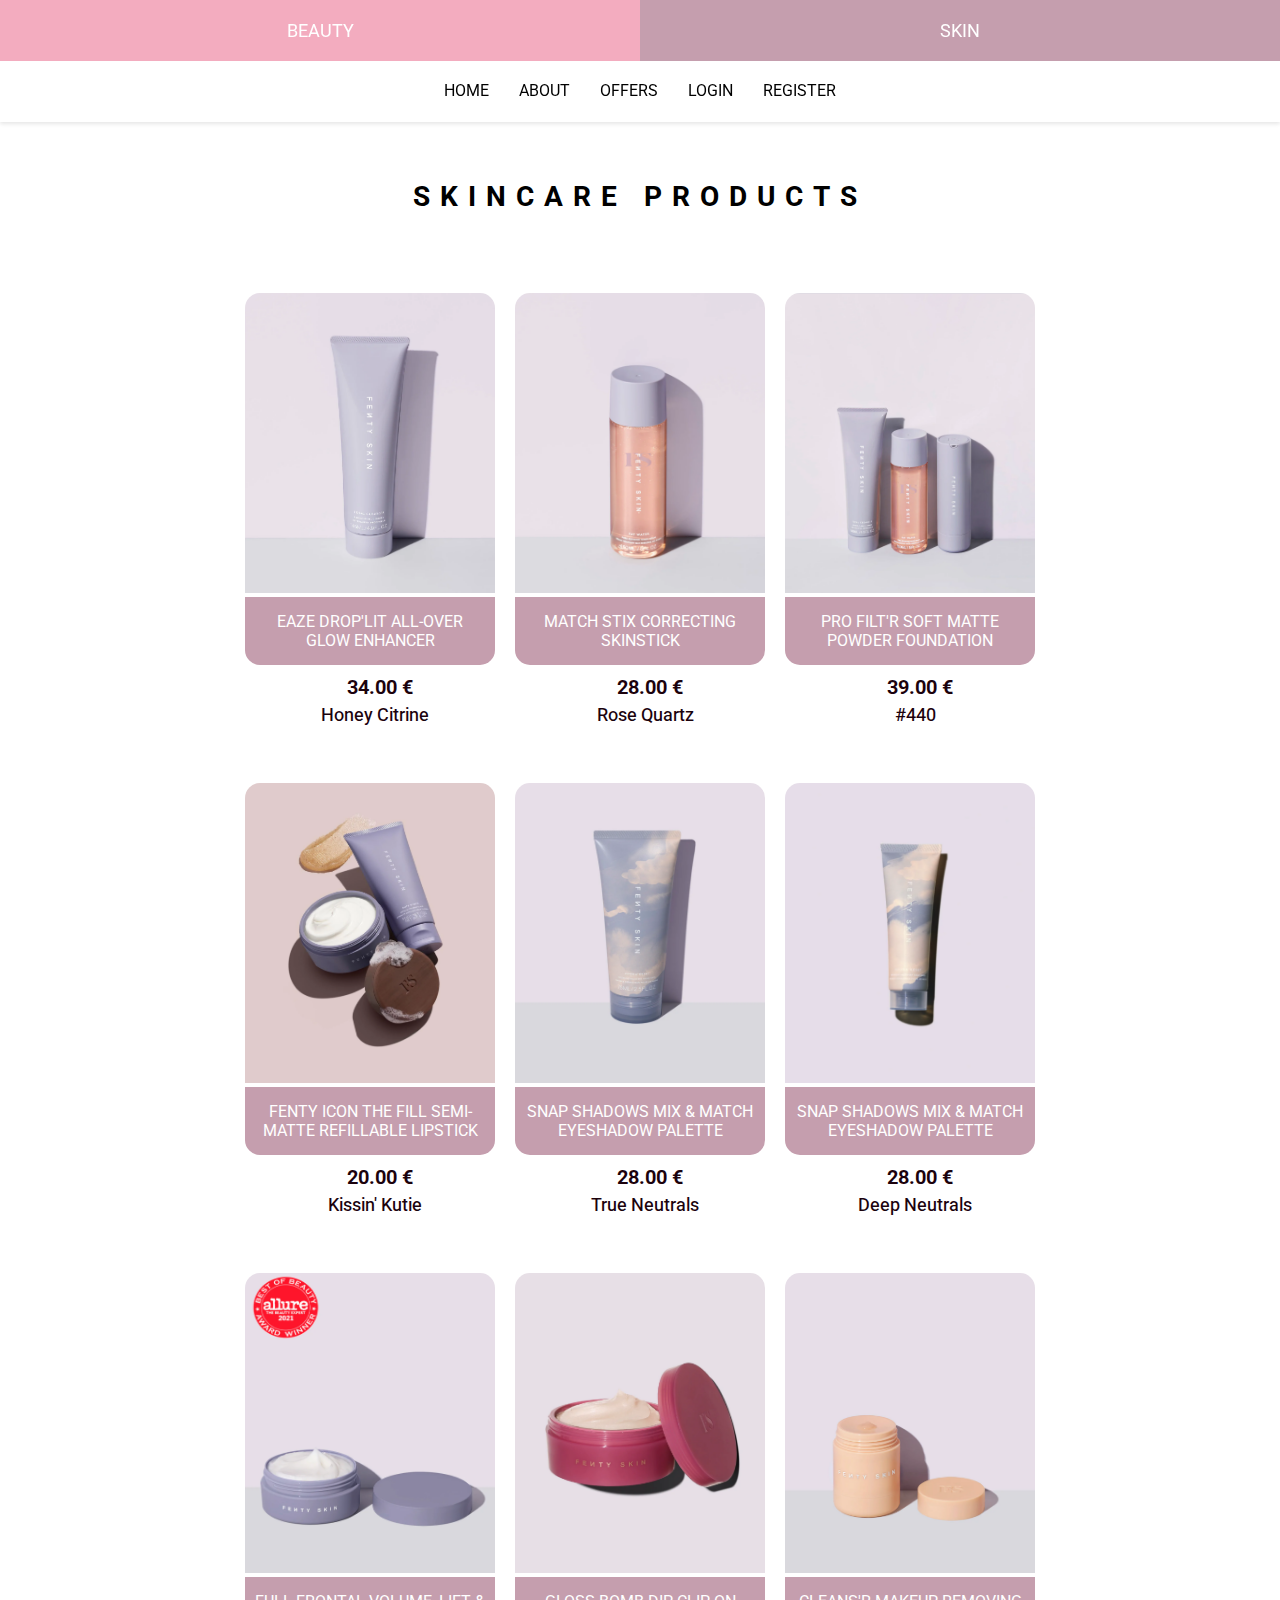
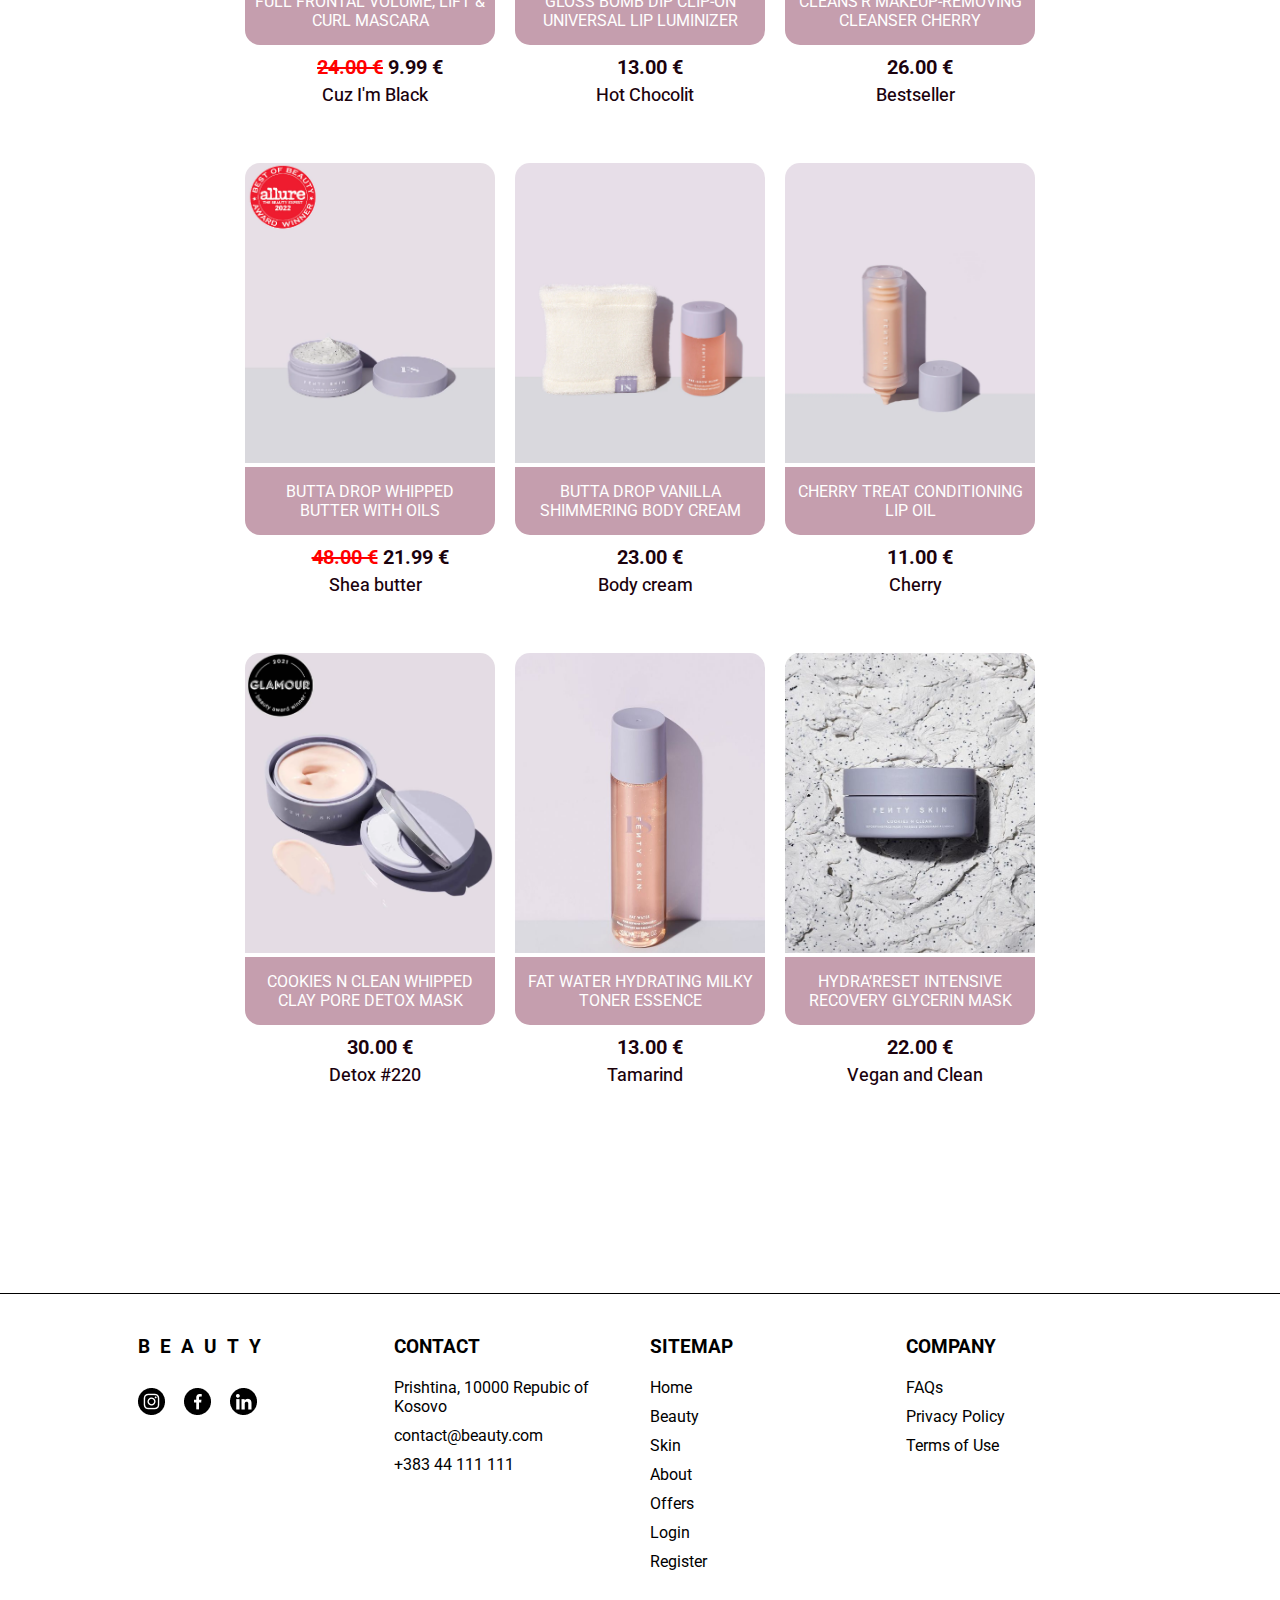
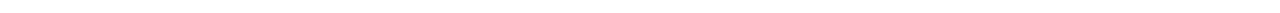
<file: skin.html>
<!DOCTYPE html>
<html lang="en">
    <head>
        <meta charset="UTF-8">
        <meta http-equiv="X-UA-Compatible" content="IE=edge">
        <meta name="viewport" content="width=device-width, initial-scale=1.0">
        <title>Skin ~ BEAUTY ICONIC</title>
        <link rel="stylesheet" type="text/css" href="css/home.css"/>
        <link rel="stylesheet" type="text/css" href="css/beauty_skin.css"/>
        <link href="https://fonts.googleapis.com/css2?family=Roboto&display=swap" rel="stylesheet">
        <link rel="icon" type="image/x-icon" href="img/fav-icon.png">
    </head>
    <body>
        <div class="nav_container">
            <div class="top_links">
                <div class="beauty_link_header">
                    <a class="beauty_link" href="beauty.html">Beauty</a>
                </div>
                <div class="skin_link_header">
                    <a class="skin_link" href="skin.html">Skin</a>
                </div>
            </div>
            <nav id="navbar" class="navbar flex">
                <ul class="flex">
                    <li><a href="index.html" class="navbar_link">Home</a></li>
                    <li><a href="about.html" class="navbar_link">About</a></li>
                    <li><a href="offers.html" class="navbar_link">Offers</a></li>
                    <li><a href="login.html" class="navbar_link">Login</a></li>
                    <li><a href="register.html" class="navbar_link">Register</a></li>
                </ul>
            </nav>
        </div>
        <section class="th_section m_100">
            <div class="beauty_skin">
                <h1 class="beauty_skin_tittle">SKINCARE PRODUCTS</h1>
            </div>
            <div class="container">
                <div class="items">
                    <div class="img"><img src="img/skin1.PNG" alt=""></div>
                    <div class="name">EAZE DROP'LIT ALL-OVER GLOW ENHANCER</div>
                    <div class="price">34.00 €</div>
                    <div class="info">Honey Citrine</div>
                </div>
                <div class="items">
                    <div class="img"><img src="img/skin2.PNG" alt=""></div>
                    <div class="name">MATCH STIX CORRECTING SKINSTICK</div>
                    <div class="price">28.00 €</div>
                    <div class="info">Rose Quartz</div>
                </div>
                <div class="items">
                    <div class="img"><img src="img/skin3.PNG" alt=""></div>
                    <div class="name">PRO FILT'R SOFT MATTE POWDER FOUNDATION</div>
                    <div class="price">39.00 €</div>
                    <div class="info">#440</div>
                </div>
                <div class="items">
                    <div class="img"><img src="img/skin4.PNG" alt=""></div>
                    <div class="name">FENTY ICON THE FILL SEMI-MATTE REFILLABLE LIPSTICK</div>
                    <div class="price">20.00 €</div>
                    <div class="info">Kissin' Kutie</div>
                </div>
                <div class="items">
                    <div class="img"><img src="img/skin5.PNG" alt=""></div>
                    <div class="name">SNAP SHADOWS MIX & MATCH EYESHADOW PALETTE</div>
                    <div class="price">28.00 €</div>
                    <div class="info">True Neutrals</div>
                </div>
                <div class="items">
                    <div class="img"><img src="img/skin6.PNG" alt=""></div>
                    <div class="name">SNAP SHADOWS MIX & MATCH EYESHADOW PALETTE</div>
                    <div class="price">28.00 €</div>
                    <div class="info">Deep Neutrals</div>
                </div>
                <div class="items">
                    <div class="img"><img src="img/skin7.PNG" alt=""></div>
                    <div class="name">FULL FRONTAL VOLUME, LIFT & CURL MASCARA</div>
                    <div class="price"><span class="beauty_offer">24.00 €</span> 9.99 €</div>
                    <div class="info">Cuz I'm Black</div>
                </div>
                <div class="items">
                    <div class="img"><img src="img/skin8.PNG" alt=""></div>
                    <div class="name">GLOSS BOMB DIP CLIP-ON UNIVERSAL LIP LUMINIZER</div>
                    <div class="price">13.00 €</div>
                    <div class="info">Hot Chocolit</div>
                </div>
                <div class="items">
                    <div class="img"><img src="img/skin9.PNG" alt=""></div>
                    <div class="name">CLEANS'R MAKEUP-REMOVING CLEANSER CHERRY</div>
                    <div class="price">26.00 €</div>
                    <div class="info">Bestseller</div>
                </div>
                <div class="items">
                    <div class="img"><img src="img/skin10.PNG" alt=""></div>
                    <div class="name">BUTTA DROP WHIPPED BUTTER WITH OILS</div>
                    <div class="price"><span class="beauty_offer">48.00 €</span> 21.99 €</div>
                    <div class="info">Shea butter</div>
                </div>
                <div class="items">
                    <div class="img"><img src="img/skin11.PNG" alt=""></div>
                    <div class="name">BUTTA DROP VANILLA SHIMMERING BODY CREAM</div>
                    <div class="price">23.00 €</div>
                    <div class="info">Body cream</div>
                </div>
                <div class="items">
                    <div class="img"><img src="img/skin12.PNG" alt=""></div>
                    <div class="name">CHERRY TREAT CONDITIONING LIP OIL</div>
                    <div class="price">11.00 €</div>
                    <div class="info">Cherry</div>
                </div>
                <div class="items">
                    <div class="img"><img src="img/skin13.PNG" alt=""></div>
                    <div class="name">COOKIES N CLEAN WHIPPED CLAY PORE DETOX MASK</div>
                    <div class="price">30.00 €</div>
                    <div class="info">Detox #220</div>
                </div>
                <div class="items">
                    <div class="img"><img src="img/skin14.jpg" alt=""></div>
                    <div class="name">FAT WATER HYDRATING MILKY TONER ESSENCE </div>
                    <div class="price">13.00 €</div>
                    <div class="info">Tamarind</div>
                </div>
                <div class="items">
                    <div class="img"><img src="img/skin15.jpg" alt=""></div>
                    <div class="name">HYDRA’RESET INTENSIVE RECOVERY GLYCERIN MASK</div>
                    <div class="price">22.00 €</div>
                    <div class="info">Vegan and Clean</div>
                </div>
            </div>
        </section>
        <footer>
            <div class="container">
                <div class="container_footer">
                  <div class="footer_column">
                    <h3 class="beauty_logo_footer">BEAUTY</h3>
                    <a class="socialmedia_logo" href="https://www.instagram.com/" target="_blank"><img src="img/instagram-logo.png" alt="Instagram"></a>
                    <a class="socialmedia_logo" href="https://www.facebook.com/" target="_blank"><img src="img/facebook-logo.png" alt="Facebook"></a>
                    <a class="socialmedia_logo" href="https://www.linkedin.com/" target="_blank"><img src="img/linkedin-logo.png" alt="LinkedIn"></a>
                  </div>
                  <div class="footer_column">
                    <h3 class="footer_tittle">Contact</h3>
                    <ul>
                        <li class="footer_li"><a class="footer_link" href="https://goo.gl/maps/p7TDYkCzLnkWb2Xb9" target="_blank">Prishtina, 10000 Repubic of Kosovo</a></li>
                        <li class="footer_li"><a class="footer_link" href="mailto:contact@beauty.com" target="_blank">contact@beauty.com</a></li>
                        <li><a class="footer_link" href="tel:+383 44 111 111" target="_blank">+383 44 111 111</a></li>
                    </ul>
                  </div>
                  <div class="footer_column">
                    <h3 class="footer_tittle">Sitemap</h3>
                    <ul>
                        <li class="footer_li"><a class="footer_link" href="index.html" target="_blank">Home</a></li>
                        <li class="footer_li"><a class="footer_link" href="beauty.html" target="_blank">Beauty</a></li>
                        <li class="footer_li"><a class="footer_link" href="skin.html" target="_blank">Skin</a></li>
                        <li class="footer_li"><a class="footer_link" href="about.html" target="_blank">About</a></li>
                        <li class="footer_li"><a class="footer_link" href="offers.html" target="_blank">Offers</a></li>
                        <li class="footer_li"><a class="footer_link" href="login.html" target="_blank">Login</a></li>
                        <li><a class="footer_link" href="register.html">Register</a></li>
                    </ul>
                  </div>
                  <div class="footer_column">
                    <h3 class="footer_tittle">Company</h3>
                    <ul>
                        <li class="footer_li"><a class="footer_link" href="#" target="_blank">FAQs</a></li>
                        <li class="footer_li"><a class="footer_link" href="#" target="_blank">Privacy Policy</a></li>
                        <li><a class="footer_link" href="#" target="_blank">Terms of Use</a></li>
                    </ul>
                  </div>
                </div>
            </div>
        </footer>
    </body>
</html>
</file>
<file: css/home.css>
*{
    margin: 0;
    padding: 0;
    font-family: 'Roboto', sans-serif;
    color: #000000;
}
h1, h2, h3, h4, h5, h6, p, div{
    margin: 0;
}
ul{
    padding: 0;
    list-style: none;
}
a{
    text-decoration: none;
    color: #000000;
    cursor: pointer;
}
a:hover{
    color: #531E6C;
    font-weight: bold;
    transition: .2s ease-in-out;
}
img{
    max-width: 100%;
    height: auto;
}
p{
    font-size: 18px;
}
.container{
    width: 80%;
    margin: 0 auto;
}
.flex{
    display: flex;
}
.m_100{
    margin: 150px 0;
}

/* Navbar */
.nav_container{
    width: 100%;
    position: fixed;
    top: 0;
    z-index: 10;
}
.top_links{
    width: 100%;
}
.beauty_link_header, .skin_link_header{
    width: 50%;
    text-align: center;
    padding: 20px 0;
}
.beauty_link_header{
    float: left;
    background-color: rgba(243, 172, 191, 1);
}
.skin_link_header{
    float: right;
    background-color: rgb(197, 158, 174, 1);
}
.beauty_link, .skin_link{
    color: #FFFFFF;
    font-weight: 400;
    text-transform: uppercase;
    font-size: 18px;
}
.navbar{
    width: 100%;
    background: white;
    box-shadow: 0 2px 4px rgb(0 0 0 / 10%);
}
.navbar ul{
    list-style: none;
    width: 100%;
    justify-content: center;
    align-items: center;
    padding: 20px 0;
}
.navbar ul li{
    padding: 0 15px;
}
.navbar ul li a{
    text-decoration: none;
    text-transform: uppercase;
    color: #000000;
}
.navbar ul li a:hover{
    color: #531E6C;
}
.navbar_link::after{
    content: '';
    display: block;
    width: 0;
    height: 2px;
    background: #531E6C;
    transition: width .3s;
}
.navbar_link:hover::after{
    width: 100%;
    transition: width .3s;
}


section{
    display: flex;
    flex-direction: column;
    justify-content: center;
}

/* Home */
#home{
    background: url('../img/bg_image.jpg');
    background-repeat: no-repeat;
    background-position: center;
    background-size: cover;
    height: 100vh;
}
#home h1{
    font-size: 60px;
    color: #531E6C;
    font-weight: 800;
    padding-bottom: 30px;
    letter-spacing: 10px;
}
.button{
    color: white;
    background-color: #531E6C;
    border-radius: 30px;
    border: none;
    margin-right: 10px;
    padding: 15px 20px;
}
.button:hover{
    background-color: white;
    color: #531E6C;
    transition: .5s;
}

.left_section, .right_section{
    width: 50%;
}
.left_section{
    float: left;
}
.left_section img{
    width: 100%;
    height: auto;
    border-radius: 15px;
}
.right_section img{
    width: 100%;
    height: auto;
    border-radius: 15px;
}
.right_section{
    float: right;
}
.right_section_content{
    width: 90%;
    margin: 0 auto;
}
.right_content_tittle{
    padding-bottom: 30px;
    font-size: 32px;
    letter-spacing: 10px;
}
.paragraph_content{
    line-height: 28px;
}
#footer{
    box-shadow: 0 -2px 4px rgb(0 0 0 / 10%);
    padding: 20px;
}
.copyright{
    text-align: center;
}

/* Latest offers */
.th_section > .latest_offers{
    font-size: 32px;
    margin: 0 auto;
    padding-bottom: 30px;
    letter-spacing: 10px;
}
.th_section > .container {
    display: flex;
    width: 80%;
    height: max-content;
    flex-wrap: wrap;
    justify-content: center;
    margin: 10px auto;
}
.th_section > .container > .items {
    margin: 10px;
    width: 250px;
    height: 420px;
    background-color: white;
    margin-bottom: 60px;
}
.th_section > .container > .items > .name {
    text-align: center;
    background-color: rgb(197, 158, 174, 1);
    padding: 15px 10px;
    color: white;
    margin-bottom: 5px;
    border-radius: 0 0 15px 15px;
}
.th_section > .container > .items > .beauty_name {
    background-color: rgba(243, 172, 191, 1);
}
.th_section > .container > .items > .price {
    float: left;
    text-align: center;
    font-size: 20px;
    margin-top: 5px;
    margin-bottom: 5px;
    padding-left: 10px;
    width: 100%;
    color: rgb(27, 2, 13);
    font-weight: 650;
}
.beauty_offer{
    color: red;
    text-decoration: line-through;
}
.th_section > .container > .items > .info {
    text-align: center;
    padding-left: 10px;
    color: rgb(27, 2, 13);
    font-size: 18px;
    font-weight: 450;
}
.th_section > .container > .items > .img > img {
    width: 250px;
    height: 300px;
    margin: 0;
    padding: 0;
    transition-duration: 0.3s;
}
.th_section > .container > .items > .img {
    overflow: hidden;
    margin: 0;
    border-radius: 15px 15px 0 0;
}
.th_section > .container > .items:hover > .img > img {
    transform: scale(1.2);
    transition-duration: 0.8s;
    border-radius: 12px;
}

.company_text_home{
    text-align: center;
    width: 60%;
    margin: 0 auto;
}
.company_home_tittle{
    font-size: 36px;
    letter-spacing: 10px;
    padding-bottom: 30px;
}
.purple_color{
    color: rgba(243, 172, 191, 1);
    font-weight: 800;
}
.company_home_paragraph{
    font-size: 20px;
    line-height: 32px;
}

.all_latest_offers{
    margin: 0 auto;
    text-decoration: underline;
    color: rgba(243, 172, 191, 1);
    font-size: 20px;
    padding-bottom: 30px;
    margin-top: -25px;
}
.all_latest_offers:hover{
    color: rgba(243, 172, 191, 1);
}

/* Footer */
footer {
  border-top: 1px solid black;
  padding: 2em 0;
}
.container_footer {
  display: flex;
  flex-wrap: wrap;
  justify-content: space-between;
  margin: 0 auto;
}
.footer_column {
  width: calc(25% - 20px);
  padding: 10px;
}
@media (max-width: 768px) {
  .footer_column {
    width: calc(50% - 20px);
  }
}
@media (max-width: 480px) {
  .footer_column {
    width: 100%;
  }
}
.beauty_logo_footer {
    letter-spacing: 10px;
    text-transform: uppercase;
    padding-bottom: 30px;
}
.socialmedia_logo{
    padding-right: 15px;
}
.footer_tittle {
    padding-bottom: 20px;
    text-transform: uppercase;
}
.footer_li {
    padding-bottom: 10px;
}
</file>
<file: css/about.css>
#home_about{
    background: url('../img/bg_about.jpg');
    background-repeat: no-repeat;
    background-position: center;
    background-size: cover;
    height: 80vh;
}
#home_about h1{
    font-size: 60px;
    color: #FFFFFF;
    font-weight: 800;
    padding-bottom: 30px;
    letter-spacing: 10px;
}
#home_about h2{
    color: #FFFFFF;
}
.company_history{
    text-align: center;
    width: 60%;
    margin: 0 auto;
}
.about_tittle{
    font-size: 36px;
    letter-spacing: 10px;
    padding-bottom: 30px;
}
.purple_color{
    color: rgba(243, 172, 191, 1);
    font-weight: 800;
}
.about_paragraph{
    font-size: 20px;
    line-height: 32px;
}
.mid_paragraph{
    padding: 30px 0;
}

/* Contact */
#contact .container{
    display: flex;
    flex-direction: row;
}
.contact_div{
    width: 40%;
    border: 1px solid #B1B1B1;
    border-radius: 15px;
    padding: 40px;
}
.contact_div h3{
    font-size: 26px;
    color: #531E6C;
    font-weight: 800;
}
.contact_form{
    margin-bottom: 30px;
}
.input{
    width: 97%;
    padding: 10px 0px;
    padding-left: 15px;
    margin-top: 20px;
    font-size: 18px;
    border: 1px solid #B1B1B1;
    border-radius: 10px;
}
.textarea_msg{
    height: 150px;
    padding-top: 10px;
}
.submit_btn{
    border-radius: 20px;
    color: white;
    margin-top: 18px;
    padding: 10px 15px;
    background-color: #531E6C;
    font-size: 18px;
    border: none;
}
.submit_btn:hover{
    background-color: white;
    color: #531E6C;
    border: 2px solid #531E6C;
    border-radius: 20px;
    transition: .3s ease-in-out;
    cursor: pointer;
}
.location_div{
    width: 40%;
    margin: 0 auto;
    margin-right: 0;
}
</file>
<file: css/login_register.css>
body{
    margin: 0;
    padding: 0;
    font-family: 'Roboto', sans-serif;
    background: url('../img/bg_login.jpg');
    background-repeat: no-repeat;
    background-position: center;
    background-size: cover;
    height: 100vh;
}
.login_box{
    background: rgba(255, 255, 255, 0.2);
    border-radius: 16px;
    box-shadow: 0 4px 30px rgba(0, 0, 0, 0.1);
    backdrop-filter: blur(5px);
    -webkit-backdrop-filter: blur(5px);
    border: 1px solid rgba(255, 255, 255, 0.3);
    color: #FFFFFF;
    top: 50%;
    left: 50%;
    position: absolute;
    transform: translate(-50%, -50%);
    box-sizing: border-box;
    padding: 50px 50px;
}
h1{
    text-align: center;
    font-size: 26px;
    padding-bottom: 30px;
    text-transform: uppercase;
    color: #000000;
}
.login_box p{
    margin: 0;
    color: #000000;
    font-size: 18px;
}
.login_box input{
    width: 100%;
    margin-bottom: 20px;
}
.login_box input[type="email"], input[type="text"], input[type="password"] {
    border: none;
    border-bottom: 1px solid #000000;
    background: transparent;
    outline: none;
    height: 30px;
    color: #000000;
    font-size: 18px;
}
.login_box input[type="submit"] {
    border: none;
    outline: none;
    height: 40px;
    background: #FFFFFF;
    font-size: 18px;
    border-radius: 20px;
}

.login_box input[type="submit"]:hover {
    cursor: pointer;
    background: #531E6C;
    color: #FFFFFF;
}
.login_box a {
    font-size: 14px;
    line-height: 20px;
    color: #000000;
    text-align: center;
}
.login_box a:hover {
    color: #531E6C;
    transition: .3s ease-in-out;
}
</file>
<file: css/offers.css>
#home_offers{
    background: url('../img/offers.jpg');
    background-repeat: no-repeat;
    background-position: center;
    background-size: cover;
    height: 80vh;
}
#home_offers h1{
    font-size: 60px;
    color: #531E6C;
    font-weight: 800;
    padding-bottom: 30px;
    letter-spacing: 10px;
}
#home_offers h2{
    color: #531E6C;
}
</file>
<file: css/beauty_skin.css>
.beauty_skin{
    text-align: center;
}
.beauty_skin_tittle{
    font-size: 28px;
    color: #000000;
    letter-spacing: 10px;
    padding-top: 30px;
    padding-bottom: 60px;
    margin: 0 auto;
}
</file>
